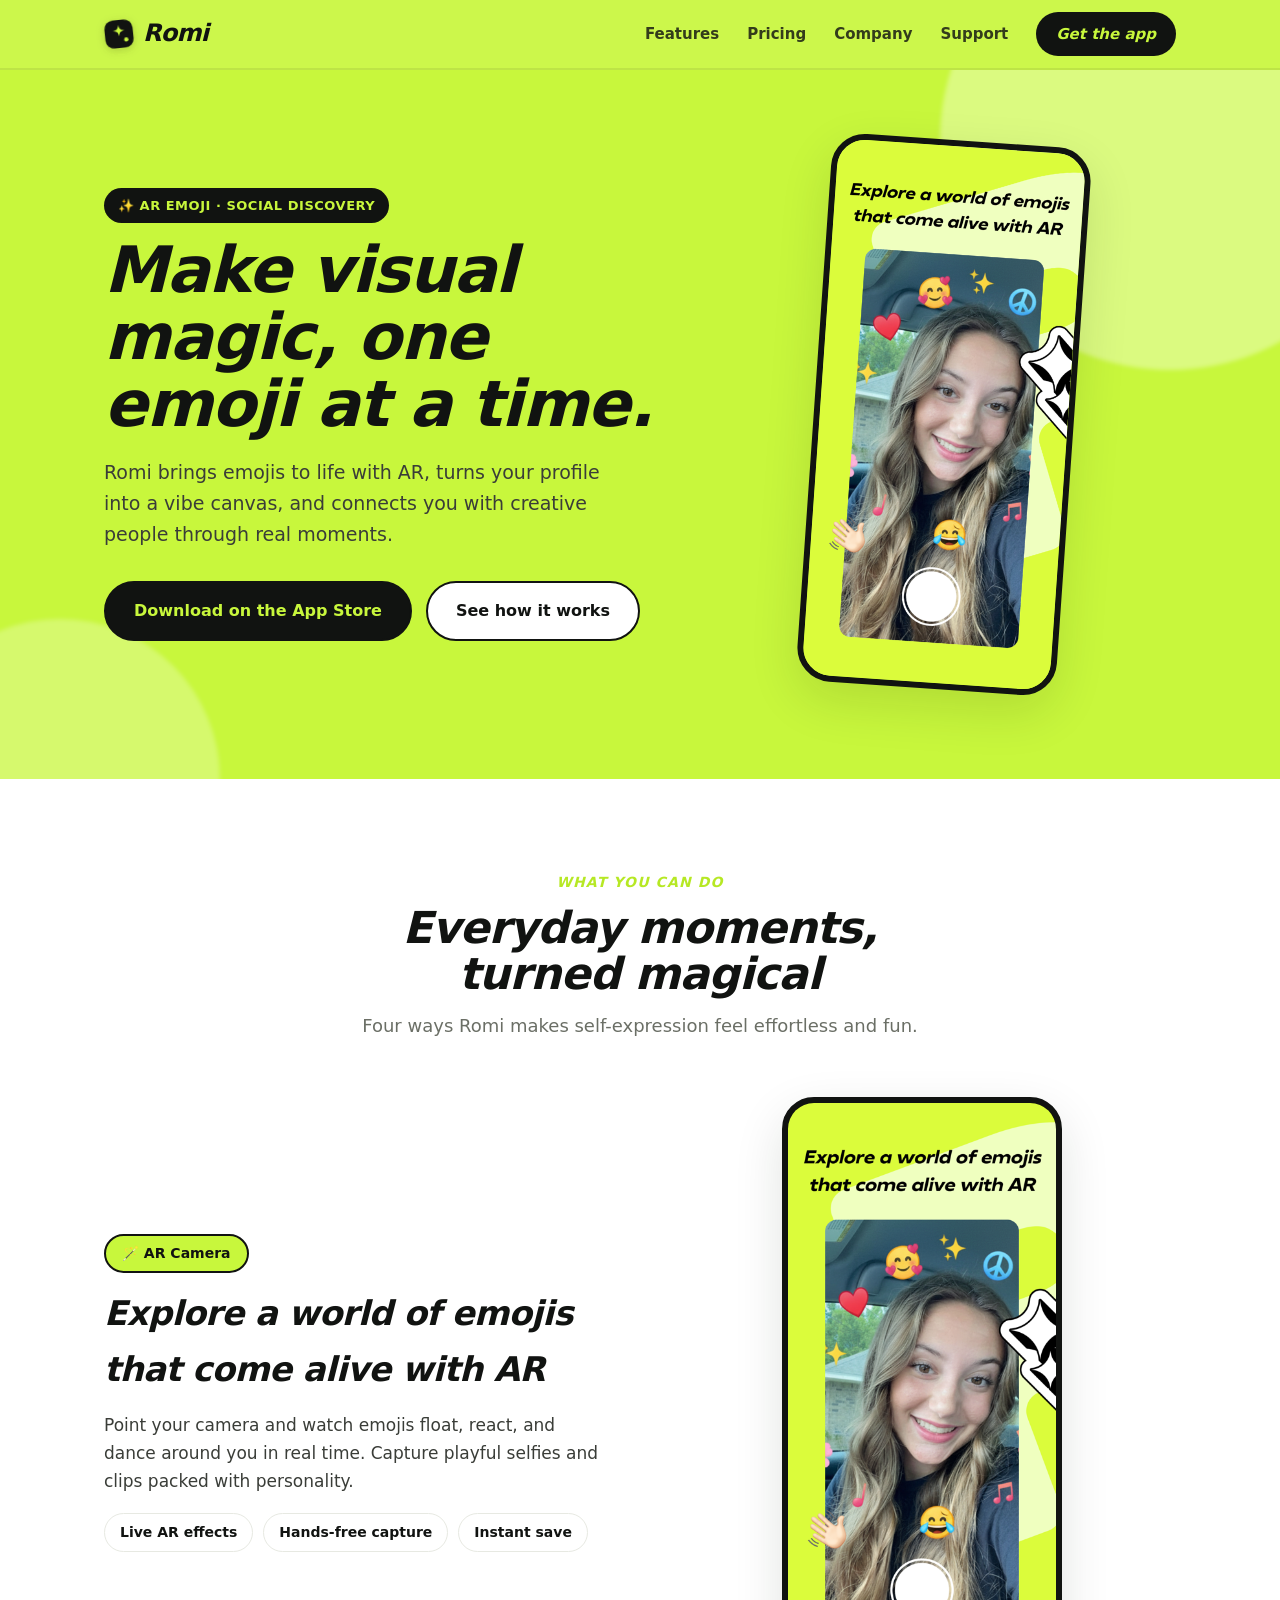
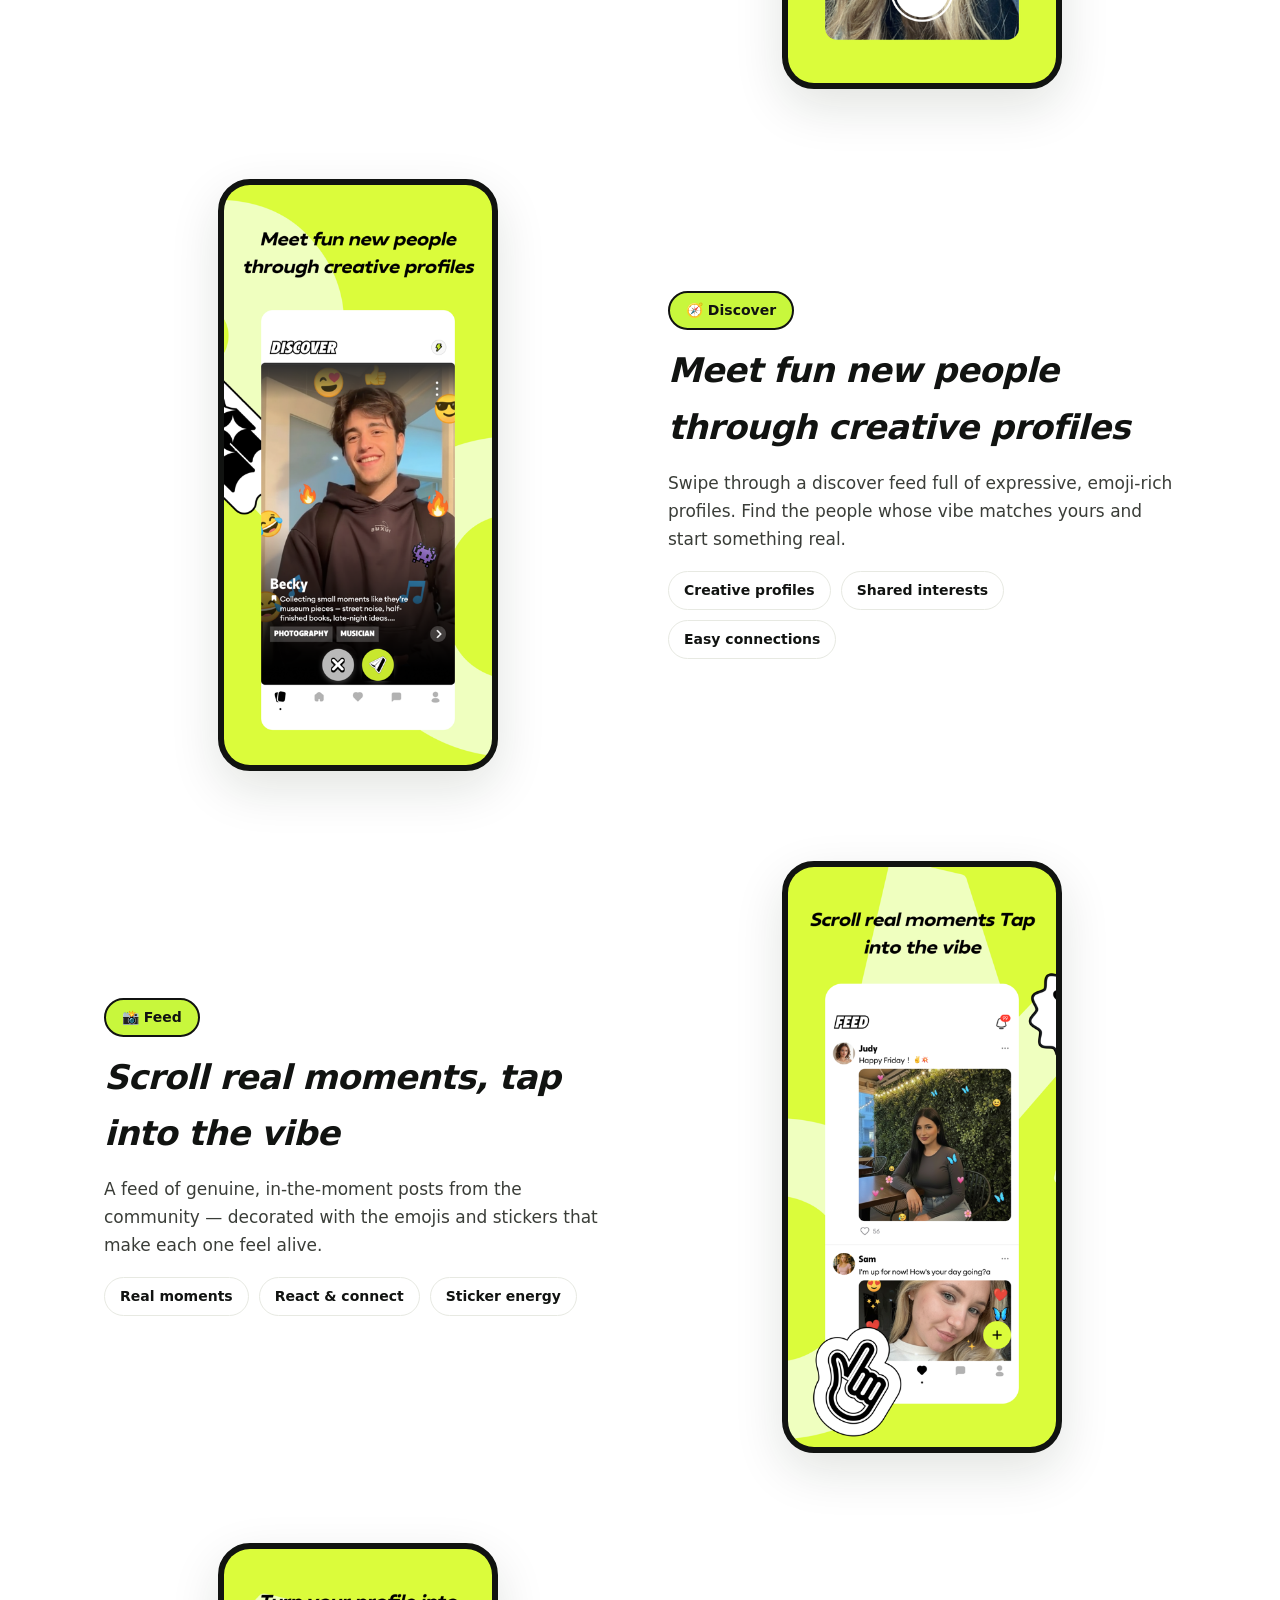
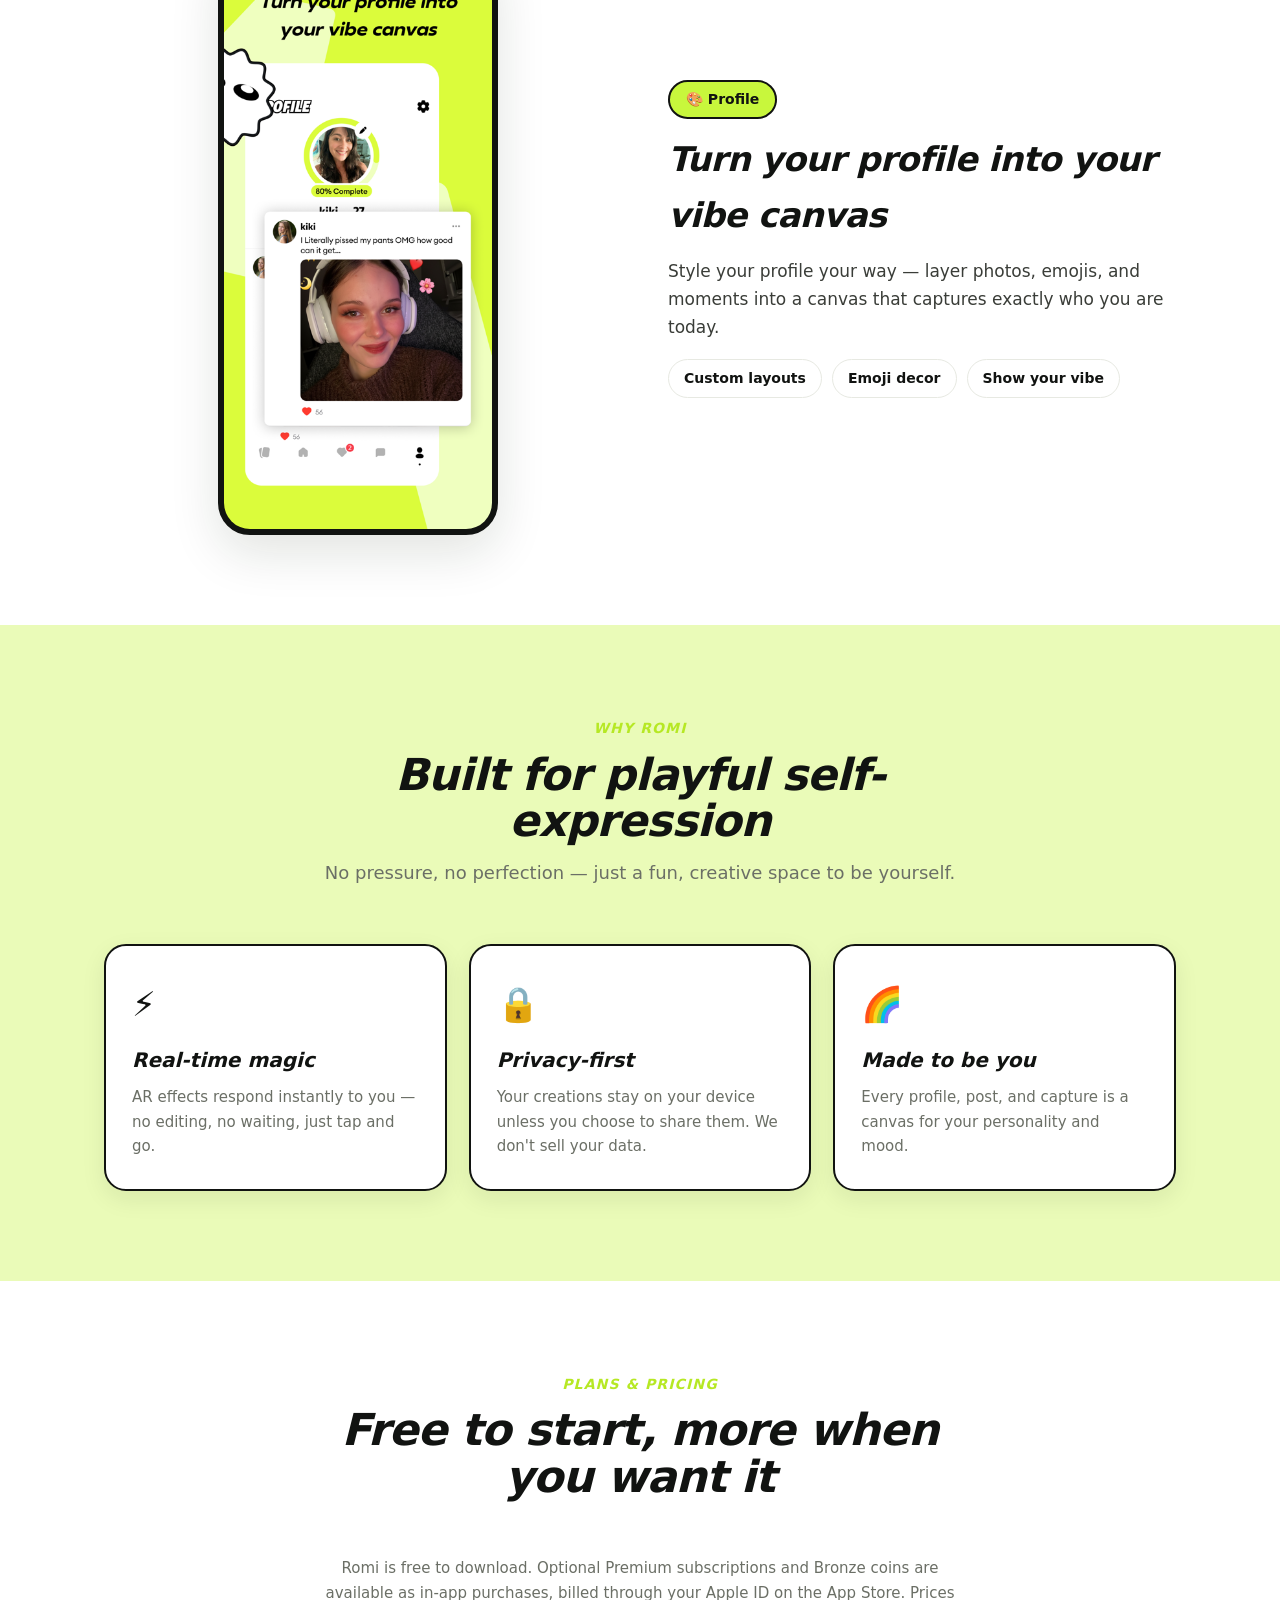
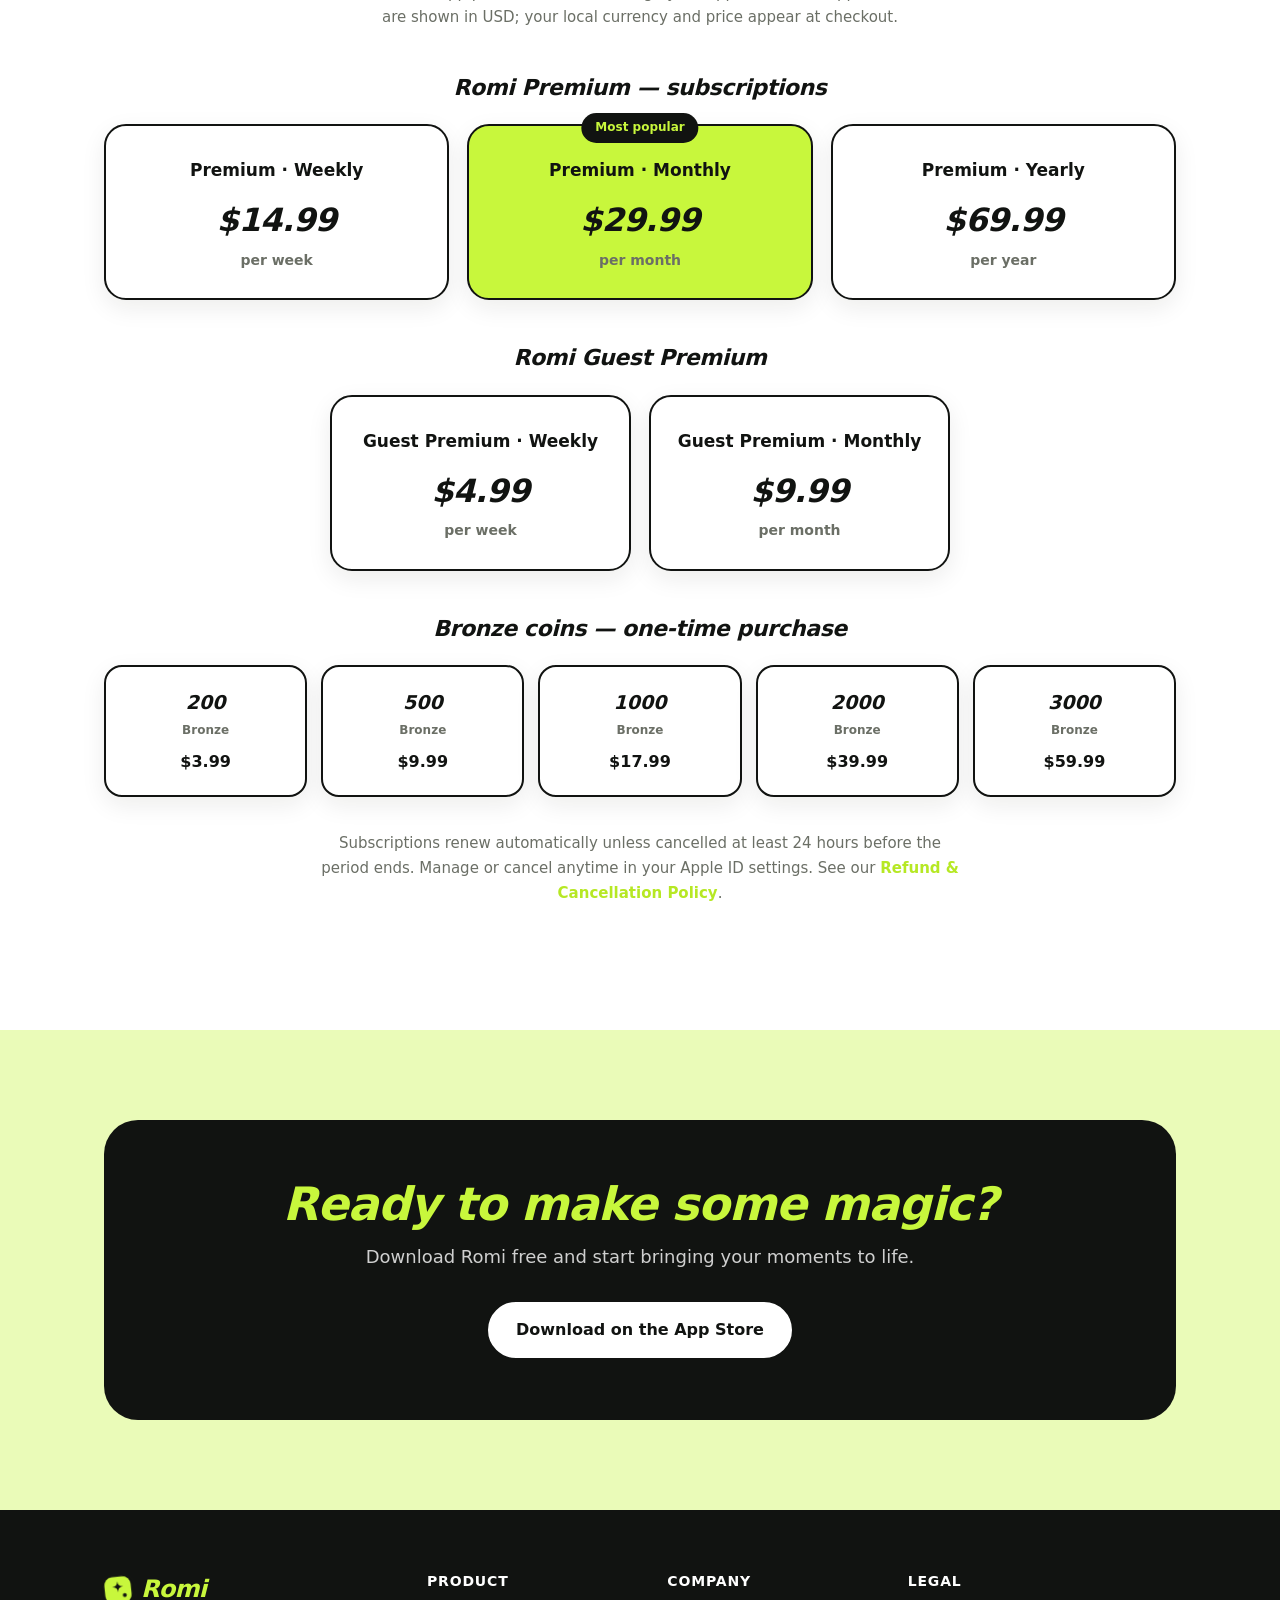
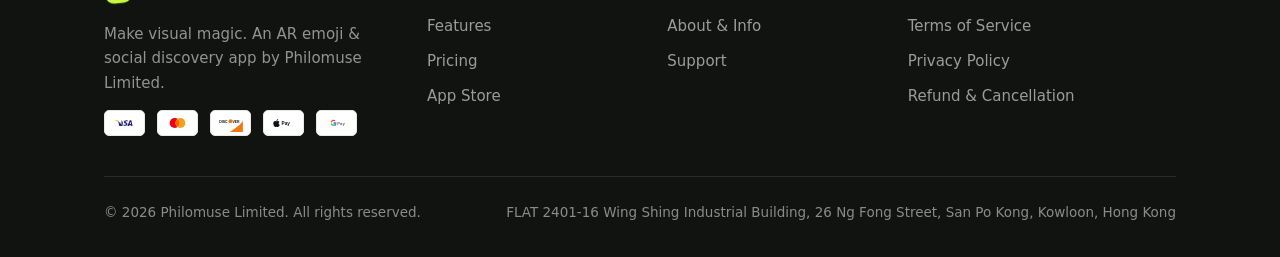
<file: index.html>
<!DOCTYPE html>
<html lang="en">
<head>
  <meta charset="UTF-8" />
  <meta name="viewport" content="width=device-width, initial-scale=1.0" />
  <title>Romi — Make Visual Magic | Philomuse Limited</title>
  <meta name="description" content="Romi turns emojis into AR magic and your profile into a vibe canvas. Explore a world of emojis that come alive, meet creative people, and scroll real moments." />
  <link rel="icon" type="image/svg+xml" href="assets/img/favicon.svg" />
  <link rel="stylesheet" href="assets/css/style.css" />
</head>
<body>
  <!-- Header -->
  <header class="site-header">
    <div class="wrap nav">
      <a class="brand" href="index.html"><span class="logo-mark"><svg width="30" height="30" viewBox="0 0 34 34" fill="none" xmlns="http://www.w3.org/2000/svg"><rect x="1" y="1" width="32" height="32" rx="10" fill="#111311"/><path d="M17 6.5c.7 4.8 1.9 6 6.7 6.7-4.8.7-6 1.9-6.7 6.7-.7-4.8-1.9-6-6.7-6.7 4.8-.7 6-1.9 6.7-6.7Z" fill="#c8f73c"/><circle cx="24.6" cy="24" r="2.4" fill="#c8f73c"/></svg></span>Romi</a>
      <button class="nav-toggle" aria-label="Menu" onclick="document.getElementById('navlinks').classList.toggle('open')">☰</button>
      <nav class="nav-links" id="navlinks">
        <a href="index.html#features">Features</a>
        <a href="index.html#pricing">Pricing</a>
        <a href="about.html">Company</a>
        <a href="support.html">Support</a>
        <a class="nav-cta" href="https://apps.apple.com/us/app/romi-make-visual-magic/id6746782904" target="_blank" rel="noopener">Get the app</a>
      </nav>
    </div>
  </header>

  <!-- Hero -->
  <section class="hero">
    <div class="wrap hero-grid">
      <div class="hero-copy">
        <span class="eyebrow">✨ AR Emoji · Social Discovery</span>
        <h1 class="display">Make visual magic, one emoji at a time.</h1>
        <p class="lead">Romi brings emojis to life with AR, turns your profile into a vibe canvas, and connects you with creative people through real moments.</p>
        <div class="hero-actions">
          <a class="btn btn-dark" href="https://apps.apple.com/us/app/romi-make-visual-magic/id6746782904" target="_blank" rel="noopener">
             Download on the App Store</a>
          <a class="btn btn-light" href="#features">See how it works</a>
        </div>
      </div>
      <div class="hero-phones">
        <img class="phone" src="assets/img/shot1.png" alt="Romi AR emoji camera" />
      </div>
    </div>
  </section>

  <!-- Feature showcase -->
  <section class="section" id="features">
    <div class="wrap">
      <div class="section-head">
        <span class="kicker">What you can do</span>
        <h2 class="display">Everyday moments, turned magical</h2>
        <p>Four ways Romi makes self-expression feel effortless and fun.</p>
      </div>

      <div class="feature-row">
        <div class="feature-media"><div class="frame"><img src="assets/img/shot1.png" alt="AR emoji camera" /></div></div>
        <div class="feature-text">
          <span class="feature-badge">🪄 AR Camera</span>
          <h3>Explore a world of emojis that come alive with AR</h3>
          <p>Point your camera and watch emojis float, react, and dance around you in real time. Capture playful selfies and clips packed with personality.</p>
          <div class="chips"><span class="chip">Live AR effects</span><span class="chip">Hands-free capture</span><span class="chip">Instant save</span></div>
        </div>
      </div>

      <div class="feature-row">
        <div class="feature-media"><div class="frame"><img src="assets/img/shot2.png" alt="Discover creative profiles" /></div></div>
        <div class="feature-text">
          <span class="feature-badge">🧭 Discover</span>
          <h3>Meet fun new people through creative profiles</h3>
          <p>Swipe through a discover feed full of expressive, emoji-rich profiles. Find the people whose vibe matches yours and start something real.</p>
          <div class="chips"><span class="chip">Creative profiles</span><span class="chip">Shared interests</span><span class="chip">Easy connections</span></div>
        </div>
      </div>

      <div class="feature-row">
        <div class="feature-media"><div class="frame"><img src="assets/img/shot3.png" alt="Moments feed" /></div></div>
        <div class="feature-text">
          <span class="feature-badge">📸 Feed</span>
          <h3>Scroll real moments, tap into the vibe</h3>
          <p>A feed of genuine, in-the-moment posts from the community — decorated with the emojis and stickers that make each one feel alive.</p>
          <div class="chips"><span class="chip">Real moments</span><span class="chip">React &amp; connect</span><span class="chip">Sticker energy</span></div>
        </div>
      </div>

      <div class="feature-row">
        <div class="feature-media"><div class="frame"><img src="assets/img/shot4.png" alt="Profile customization" /></div></div>
        <div class="feature-text">
          <span class="feature-badge">🎨 Profile</span>
          <h3>Turn your profile into your vibe canvas</h3>
          <p>Style your profile your way — layer photos, emojis, and moments into a canvas that captures exactly who you are today.</p>
          <div class="chips"><span class="chip">Custom layouts</span><span class="chip">Emoji decor</span><span class="chip">Show your vibe</span></div>
        </div>
      </div>
    </div>
  </section>

  <!-- Why Romi -->
  <section class="section alt" id="why">
    <div class="wrap">
      <div class="section-head">
        <span class="kicker">Why Romi</span>
        <h2 class="display">Built for playful self-expression</h2>
        <p>No pressure, no perfection — just a fun, creative space to be yourself.</p>
      </div>
      <div class="cards">
        <div class="card"><div class="emoji">⚡️</div><h4>Real-time magic</h4><p>AR effects respond instantly to you — no editing, no waiting, just tap and go.</p></div>
        <div class="card"><div class="emoji">🔒</div><h4>Privacy-first</h4><p>Your creations stay on your device unless you choose to share them. We don't sell your data.</p></div>
        <div class="card"><div class="emoji">🌈</div><h4>Made to be you</h4><p>Every profile, post, and capture is a canvas for your personality and mood.</p></div>
      </div>
    </div>
  </section>

  <!-- Pricing -->
  <section class="section" id="pricing">
    <div class="wrap">
      <div class="section-head">
        <span class="kicker">Plans &amp; pricing</span>
        <h2 class="display">Free to start, more when you want it</h2>
      </div>
      <p class="pricing-note">Romi is free to download. Optional Premium subscriptions and Bronze coins are available as in-app purchases, billed through your Apple ID on the App Store. Prices are shown in USD; your local currency and price appear at checkout.</p>

      <h3 class="price-group-title">Romi Premium — subscriptions</h3>
      <div class="plan-grid">
        <div class="plan">
          <h4>Premium · Weekly</h4>
          <div class="price">$14.99</div>
          <div class="per">per week</div>
        </div>
        <div class="plan featured">
          <span class="tag">Most popular</span>
          <h4>Premium · Monthly</h4>
          <div class="price">$29.99</div>
          <div class="per">per month</div>
        </div>
        <div class="plan">
          <h4>Premium · Yearly</h4>
          <div class="price">$69.99</div>
          <div class="per">per year</div>
        </div>
      </div>

      <h3 class="price-group-title">Romi Guest Premium</h3>
      <div class="plan-grid" style="grid-template-columns:repeat(2,1fr);max-width:620px;margin:0 auto;">
        <div class="plan">
          <h4>Guest Premium · Weekly</h4>
          <div class="price">$4.99</div>
          <div class="per">per week</div>
        </div>
        <div class="plan">
          <h4>Guest Premium · Monthly</h4>
          <div class="price">$9.99</div>
          <div class="per">per month</div>
        </div>
      </div>

      <h3 class="price-group-title">Bronze coins — one-time purchase</h3>
      <div class="coin-grid">
        <div class="coin"><div class="amt">200<small>Bronze</small></div><div class="price">$3.99</div></div>
        <div class="coin"><div class="amt">500<small>Bronze</small></div><div class="price">$9.99</div></div>
        <div class="coin"><div class="amt">1000<small>Bronze</small></div><div class="price">$17.99</div></div>
        <div class="coin"><div class="amt">2000<small>Bronze</small></div><div class="price">$39.99</div></div>
        <div class="coin"><div class="amt">3000<small>Bronze</small></div><div class="price">$59.99</div></div>
      </div>

      <p class="pricing-note" style="margin-top:34px;">Subscriptions renew automatically unless cancelled at least 24 hours before the period ends. Manage or cancel anytime in your Apple ID settings. See our <a href="refund.html" style="color:var(--lime-deep);font-weight:600;">Refund &amp; Cancellation Policy</a>.</p>
    </div>
  </section>

  <!-- CTA -->
  <section class="section alt">
    <div class="wrap">
      <div class="cta-band">
        <h2 class="display">Ready to make some magic?</h2>
        <p>Download Romi free and start bringing your moments to life.</p>
        <a class="btn btn-light" href="https://apps.apple.com/us/app/romi-make-visual-magic/id6746782904" target="_blank" rel="noopener"> Download on the App Store</a>
      </div>
    </div>
  </section>

  <!-- Footer -->
  <footer class="site-footer" id="site-footer"></footer>
  <script src="assets/js/footer.js"></script>
</body>
</html>
</file>
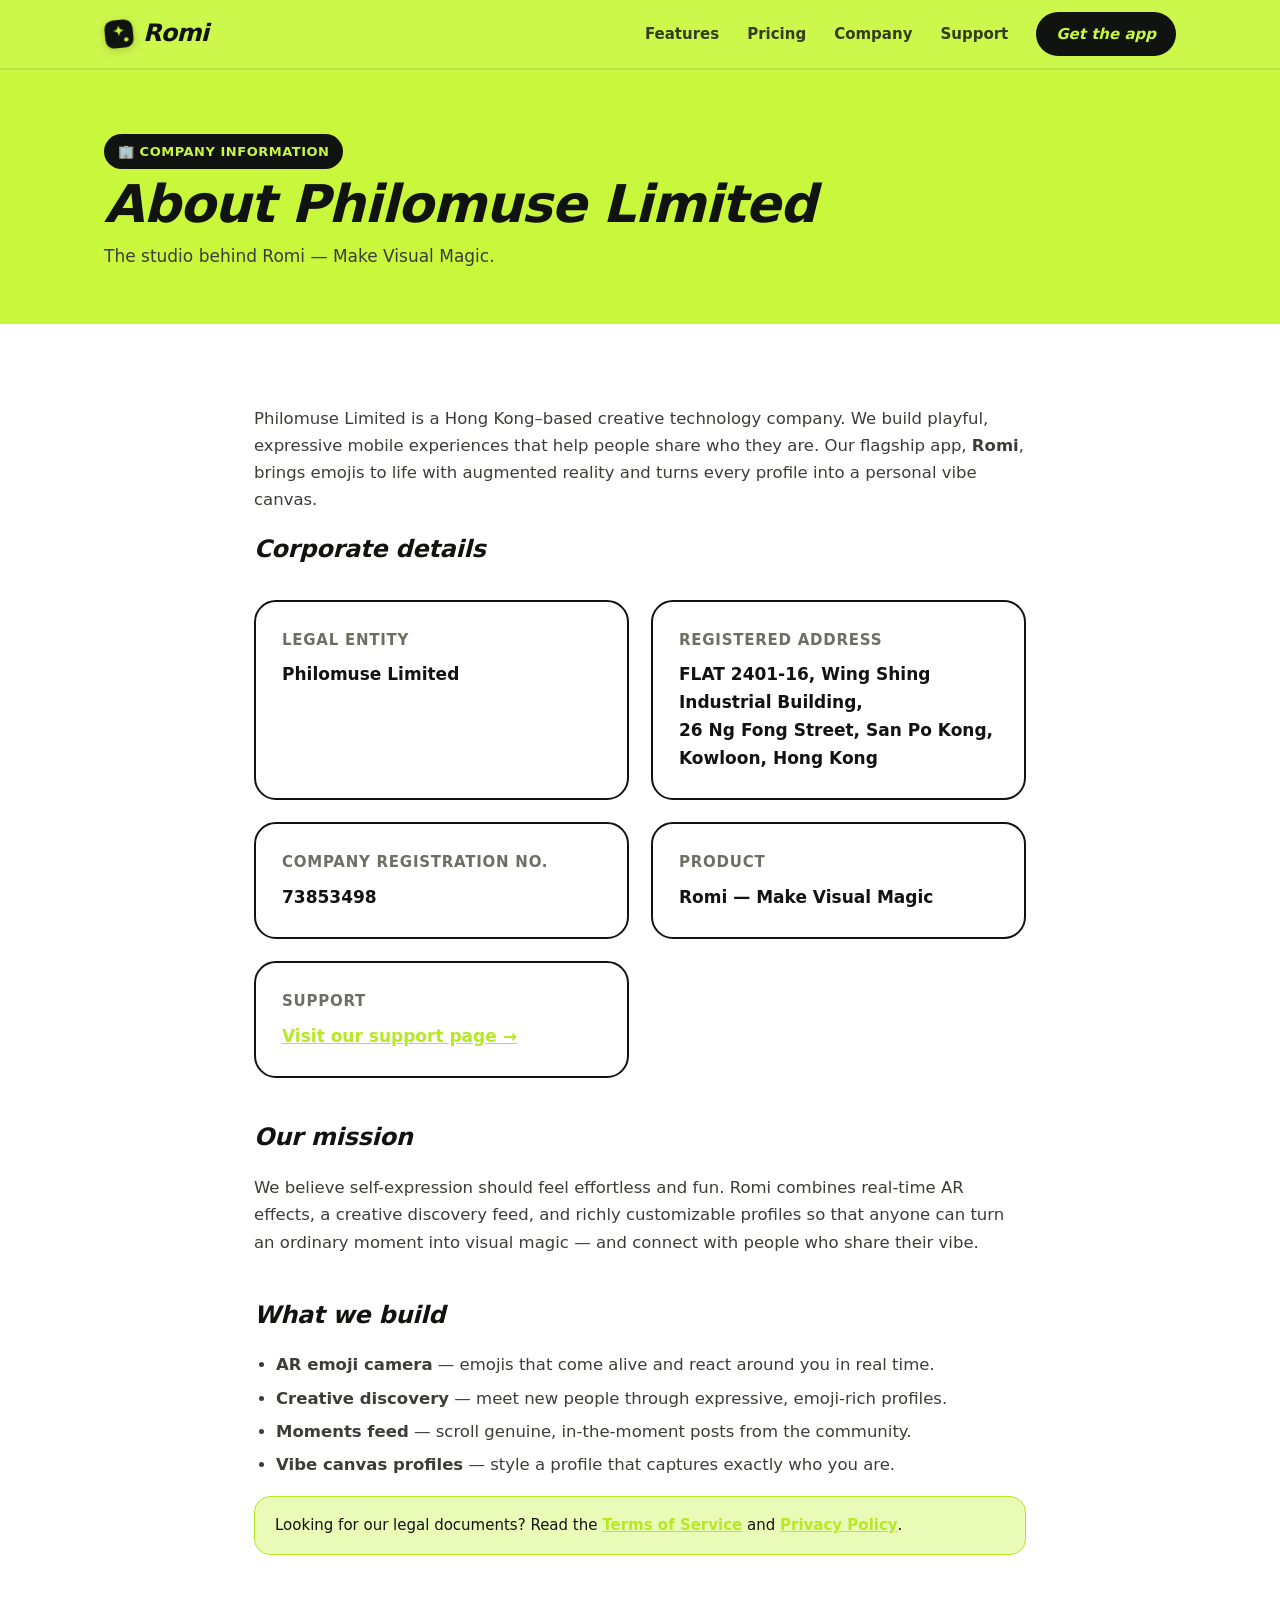
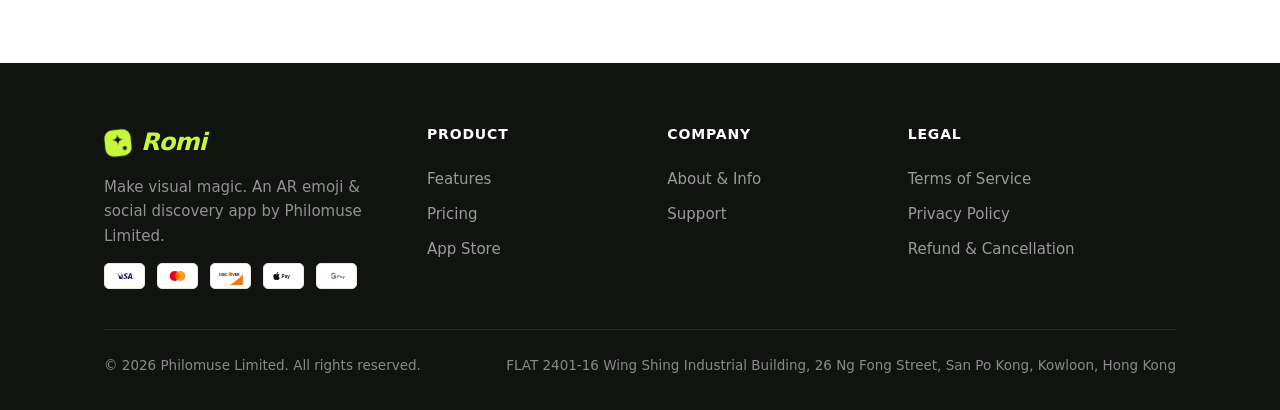
<file: about.html>
<!DOCTYPE html>
<html lang="en">
<head>
  <meta charset="UTF-8" />
  <meta name="viewport" content="width=device-width, initial-scale=1.0" />
  <title>Company &amp; Info — Philomuse Limited | Romi</title>
  <meta name="description" content="Company information for Philomuse Limited, the studio behind Romi — an AR emoji and social discovery app." />
  <link rel="icon" type="image/svg+xml" href="assets/img/favicon.svg" />
  <link rel="stylesheet" href="assets/css/style.css" />
</head>
<body>
  <header class="site-header">
    <div class="wrap nav">
      <a class="brand" href="index.html"><span class="logo-mark"><svg width="30" height="30" viewBox="0 0 34 34" fill="none" xmlns="http://www.w3.org/2000/svg"><rect x="1" y="1" width="32" height="32" rx="10" fill="#111311"/><path d="M17 6.5c.7 4.8 1.9 6 6.7 6.7-4.8.7-6 1.9-6.7 6.7-.7-4.8-1.9-6-6.7-6.7 4.8-.7 6-1.9 6.7-6.7Z" fill="#c8f73c"/><circle cx="24.6" cy="24" r="2.4" fill="#c8f73c"/></svg></span>Romi</a>
      <button class="nav-toggle" aria-label="Menu" onclick="document.getElementById('navlinks').classList.toggle('open')">☰</button>
      <nav class="nav-links" id="navlinks">
        <a href="index.html#features">Features</a>
        <a href="index.html#pricing">Pricing</a>
        <a href="about.html">Company</a>
        <a href="support.html">Support</a>
        <a class="nav-cta" href="https://apps.apple.com/us/app/romi-make-visual-magic/id6746782904" target="_blank" rel="noopener">Get the app</a>
      </nav>
    </div>
  </header>

  <section class="page-hero">
    <div class="wrap">
      <span class="eyebrow">🏢 Company Information</span>
      <h1 class="display">About Philomuse Limited</h1>
      <p>The studio behind Romi — Make Visual Magic.</p>
    </div>
  </section>

  <div class="doc">
    <p>Philomuse Limited is a Hong Kong–based creative technology company. We build playful, expressive mobile experiences that help people share who they are. Our flagship app, <strong>Romi</strong>, brings emojis to life with augmented reality and turns every profile into a personal vibe canvas.</p>

    <h2>Corporate details</h2>
    <div class="info-grid">
      <div class="info-card">
        <h4>Legal entity</h4>
        <p>Philomuse Limited</p>
      </div>
      <div class="info-card">
        <h4>Registered address</h4>
        <p>FLAT 2401-16, Wing Shing Industrial Building,<br />26 Ng Fong Street, San Po Kong,<br />Kowloon, Hong Kong</p>
      </div>
      <div class="info-card">
        <h4>Company Registration No.</h4>
        <p>73853498</p>
      </div>
      <div class="info-card">
        <h4>Product</h4>
        <p>Romi — Make Visual Magic</p>
      </div>
      <div class="info-card">
        <h4>Support</h4>
        <p><a href="support.html" style="color:var(--lime-deep)">Visit our support page →</a></p>
      </div>
    </div>

    <h2>Our mission</h2>
    <p>We believe self-expression should feel effortless and fun. Romi combines real-time AR effects, a creative discovery feed, and richly customizable profiles so that anyone can turn an ordinary moment into visual magic — and connect with people who share their vibe.</p>

    <h2>What we build</h2>
    <ul>
      <li><strong>AR emoji camera</strong> — emojis that come alive and react around you in real time.</li>
      <li><strong>Creative discovery</strong> — meet new people through expressive, emoji-rich profiles.</li>
      <li><strong>Moments feed</strong> — scroll genuine, in-the-moment posts from the community.</li>
      <li><strong>Vibe canvas profiles</strong> — style a profile that captures exactly who you are.</li>
    </ul>

    <div class="note">Looking for our legal documents? Read the <a href="terms.html">Terms of Service</a> and <a href="privacy.html">Privacy Policy</a>.</div>
  </div>

  <footer class="site-footer" id="site-footer"></footer>
  <script src="assets/js/footer.js"></script>
</body>
</html>
</file>
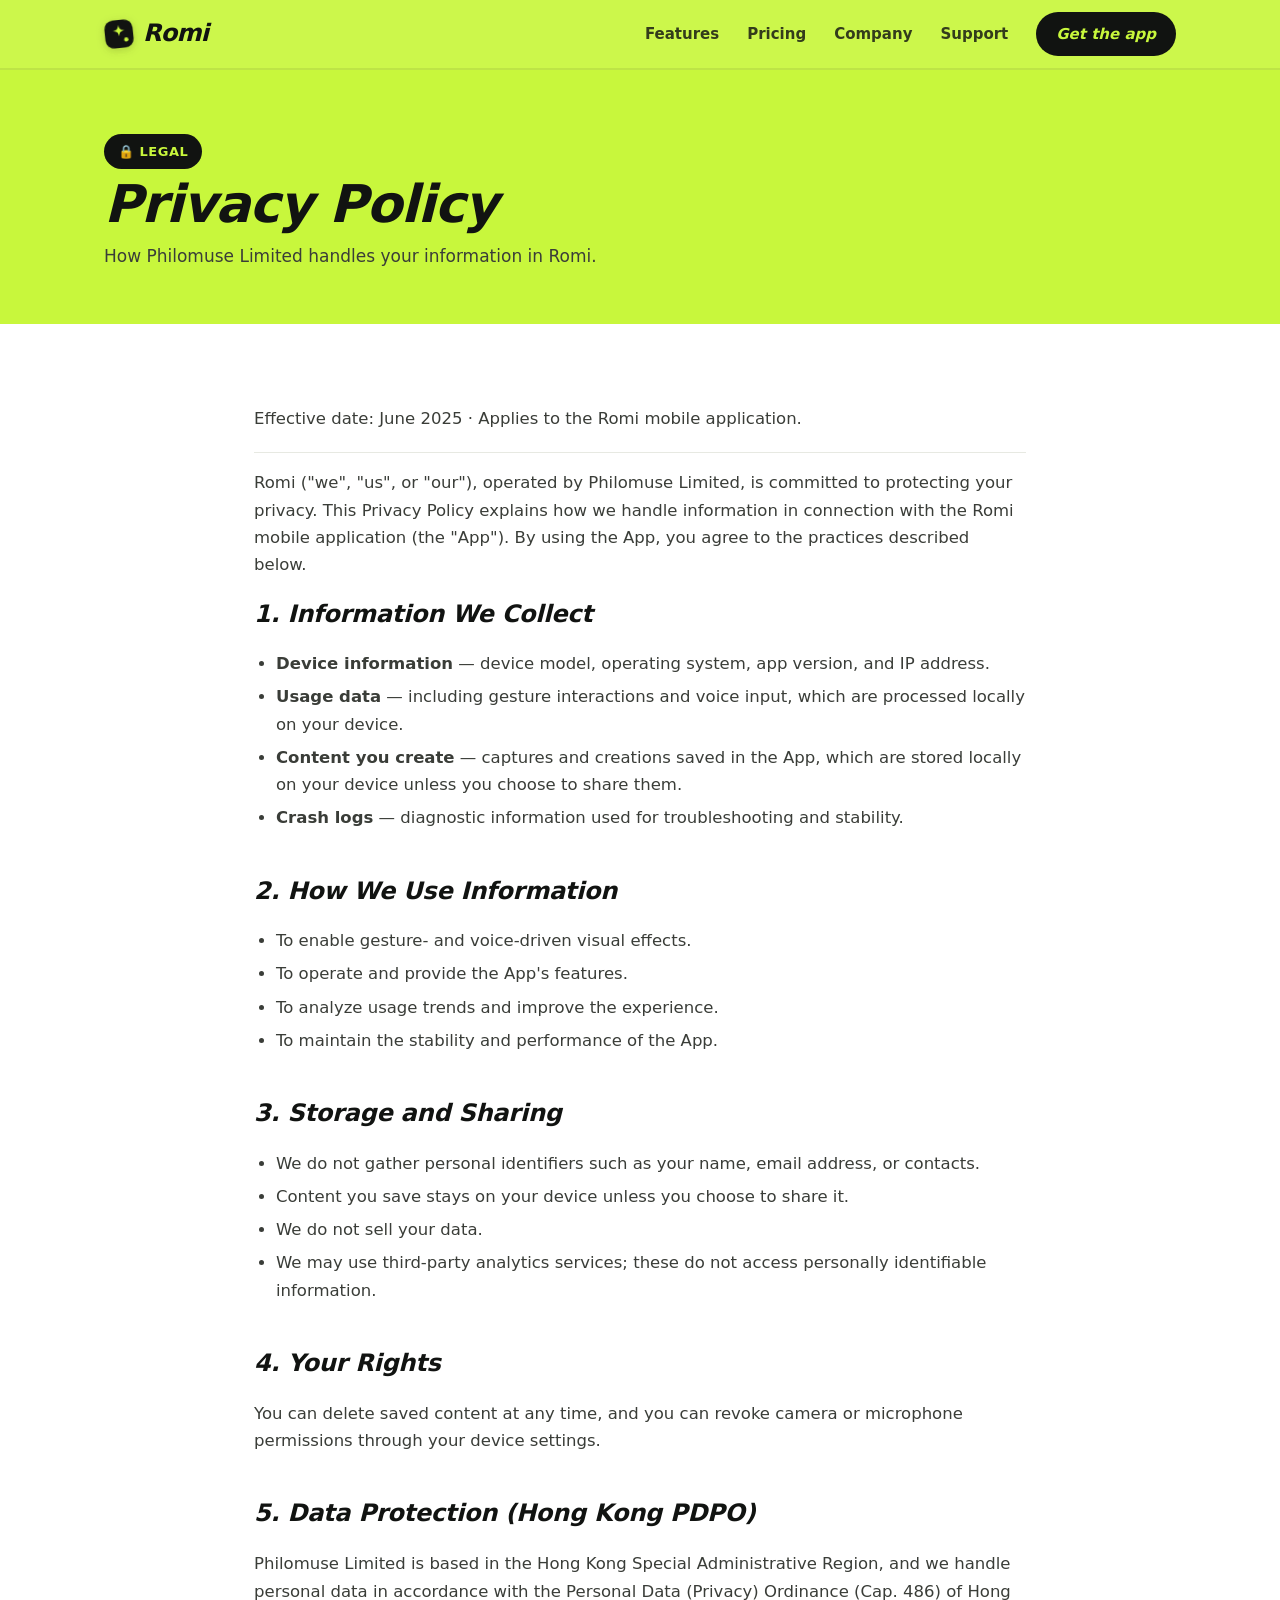
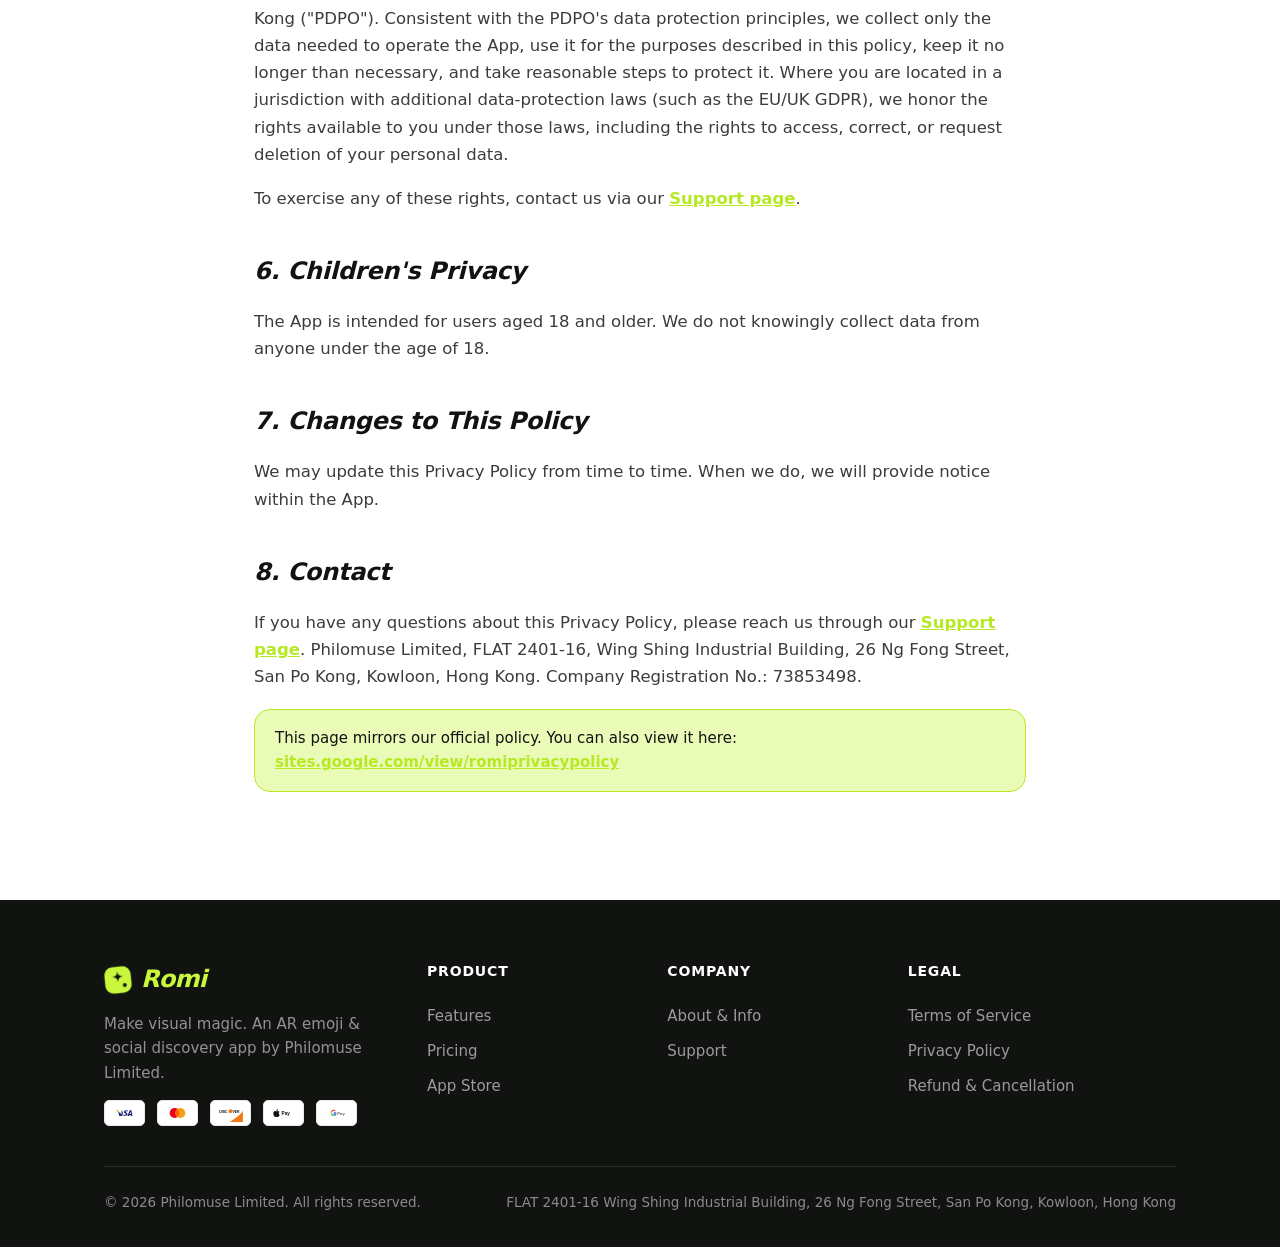
<file: privacy.html>
<!DOCTYPE html>
<html lang="en">
<head>
  <meta charset="UTF-8" />
  <meta name="viewport" content="width=device-width, initial-scale=1.0" />
  <title>Privacy Policy — Romi | Philomuse Limited</title>
  <meta name="description" content="Romi privacy policy — how Philomuse Limited handles your data." />
  <link rel="icon" type="image/svg+xml" href="assets/img/favicon.svg" />
  <link rel="stylesheet" href="assets/css/style.css" />
</head>
<body>
  <header class="site-header">
    <div class="wrap nav">
      <a class="brand" href="index.html"><span class="logo-mark"><svg width="30" height="30" viewBox="0 0 34 34" fill="none" xmlns="http://www.w3.org/2000/svg"><rect x="1" y="1" width="32" height="32" rx="10" fill="#111311"/><path d="M17 6.5c.7 4.8 1.9 6 6.7 6.7-4.8.7-6 1.9-6.7 6.7-.7-4.8-1.9-6-6.7-6.7 4.8-.7 6-1.9 6.7-6.7Z" fill="#c8f73c"/><circle cx="24.6" cy="24" r="2.4" fill="#c8f73c"/></svg></span>Romi</a>
      <button class="nav-toggle" aria-label="Menu" onclick="document.getElementById('navlinks').classList.toggle('open')">☰</button>
      <nav class="nav-links" id="navlinks">
        <a href="index.html#features">Features</a>
        <a href="index.html#pricing">Pricing</a>
        <a href="about.html">Company</a>
        <a href="support.html">Support</a>
        <a class="nav-cta" href="https://apps.apple.com/us/app/romi-make-visual-magic/id6746782904" target="_blank" rel="noopener">Get the app</a>
      </nav>
    </div>
  </header>

  <section class="page-hero">
    <div class="wrap">
      <span class="eyebrow">🔒 Legal</span>
      <h1 class="display">Privacy Policy</h1>
      <p>How Philomuse Limited handles your information in Romi.</p>
    </div>
  </section>

  <div class="doc">
    <p class="doc-meta">Effective date: June 2025 · Applies to the Romi mobile application.</p>

    <p>Romi ("we", "us", or "our"), operated by Philomuse Limited, is committed to protecting your privacy. This Privacy Policy explains how we handle information in connection with the Romi mobile application (the "App"). By using the App, you agree to the practices described below.</p>

    <h2>1. Information We Collect</h2>
    <ul>
      <li><strong>Device information</strong> — device model, operating system, app version, and IP address.</li>
      <li><strong>Usage data</strong> — including gesture interactions and voice input, which are processed locally on your device.</li>
      <li><strong>Content you create</strong> — captures and creations saved in the App, which are stored locally on your device unless you choose to share them.</li>
      <li><strong>Crash logs</strong> — diagnostic information used for troubleshooting and stability.</li>
    </ul>

    <h2>2. How We Use Information</h2>
    <ul>
      <li>To enable gesture- and voice-driven visual effects.</li>
      <li>To operate and provide the App's features.</li>
      <li>To analyze usage trends and improve the experience.</li>
      <li>To maintain the stability and performance of the App.</li>
    </ul>

    <h2>3. Storage and Sharing</h2>
    <ul>
      <li>We do not gather personal identifiers such as your name, email address, or contacts.</li>
      <li>Content you save stays on your device unless you choose to share it.</li>
      <li>We do not sell your data.</li>
      <li>We may use third-party analytics services; these do not access personally identifiable information.</li>
    </ul>

    <h2>4. Your Rights</h2>
    <p>You can delete saved content at any time, and you can revoke camera or microphone permissions through your device settings.</p>

    <h2>5. Data Protection (Hong Kong PDPO)</h2>
    <p>Philomuse Limited is based in the Hong Kong Special Administrative Region, and we handle personal data in accordance with the Personal Data (Privacy) Ordinance (Cap. 486) of Hong Kong ("PDPO"). Consistent with the PDPO's data protection principles, we collect only the data needed to operate the App, use it for the purposes described in this policy, keep it no longer than necessary, and take reasonable steps to protect it. Where you are located in a jurisdiction with additional data-protection laws (such as the EU/UK GDPR), we honor the rights available to you under those laws, including the rights to access, correct, or request deletion of your personal data.</p>
    <p>To exercise any of these rights, contact us via our <a href="support.html">Support page</a>.</p>

    <h2>6. Children's Privacy</h2>
    <p>The App is intended for users aged 18 and older. We do not knowingly collect data from anyone under the age of 18.</p>

    <h2>7. Changes to This Policy</h2>
    <p>We may update this Privacy Policy from time to time. When we do, we will provide notice within the App.</p>

    <h2>8. Contact</h2>
    <p>If you have any questions about this Privacy Policy, please reach us through our <a href="support.html">Support page</a>. Philomuse Limited, FLAT 2401-16, Wing Shing Industrial Building, 26 Ng Fong Street, San Po Kong, Kowloon, Hong Kong. Company Registration No.: 73853498.</p>

    <div class="note">This page mirrors our official policy. You can also view it here: <a href="https://sites.google.com/view/romiprivacypolicy" target="_blank" rel="noopener">sites.google.com/view/romiprivacypolicy</a></div>
  </div>

  <footer class="site-footer" id="site-footer"></footer>
  <script src="assets/js/footer.js"></script>
</body>
</html>
</file>
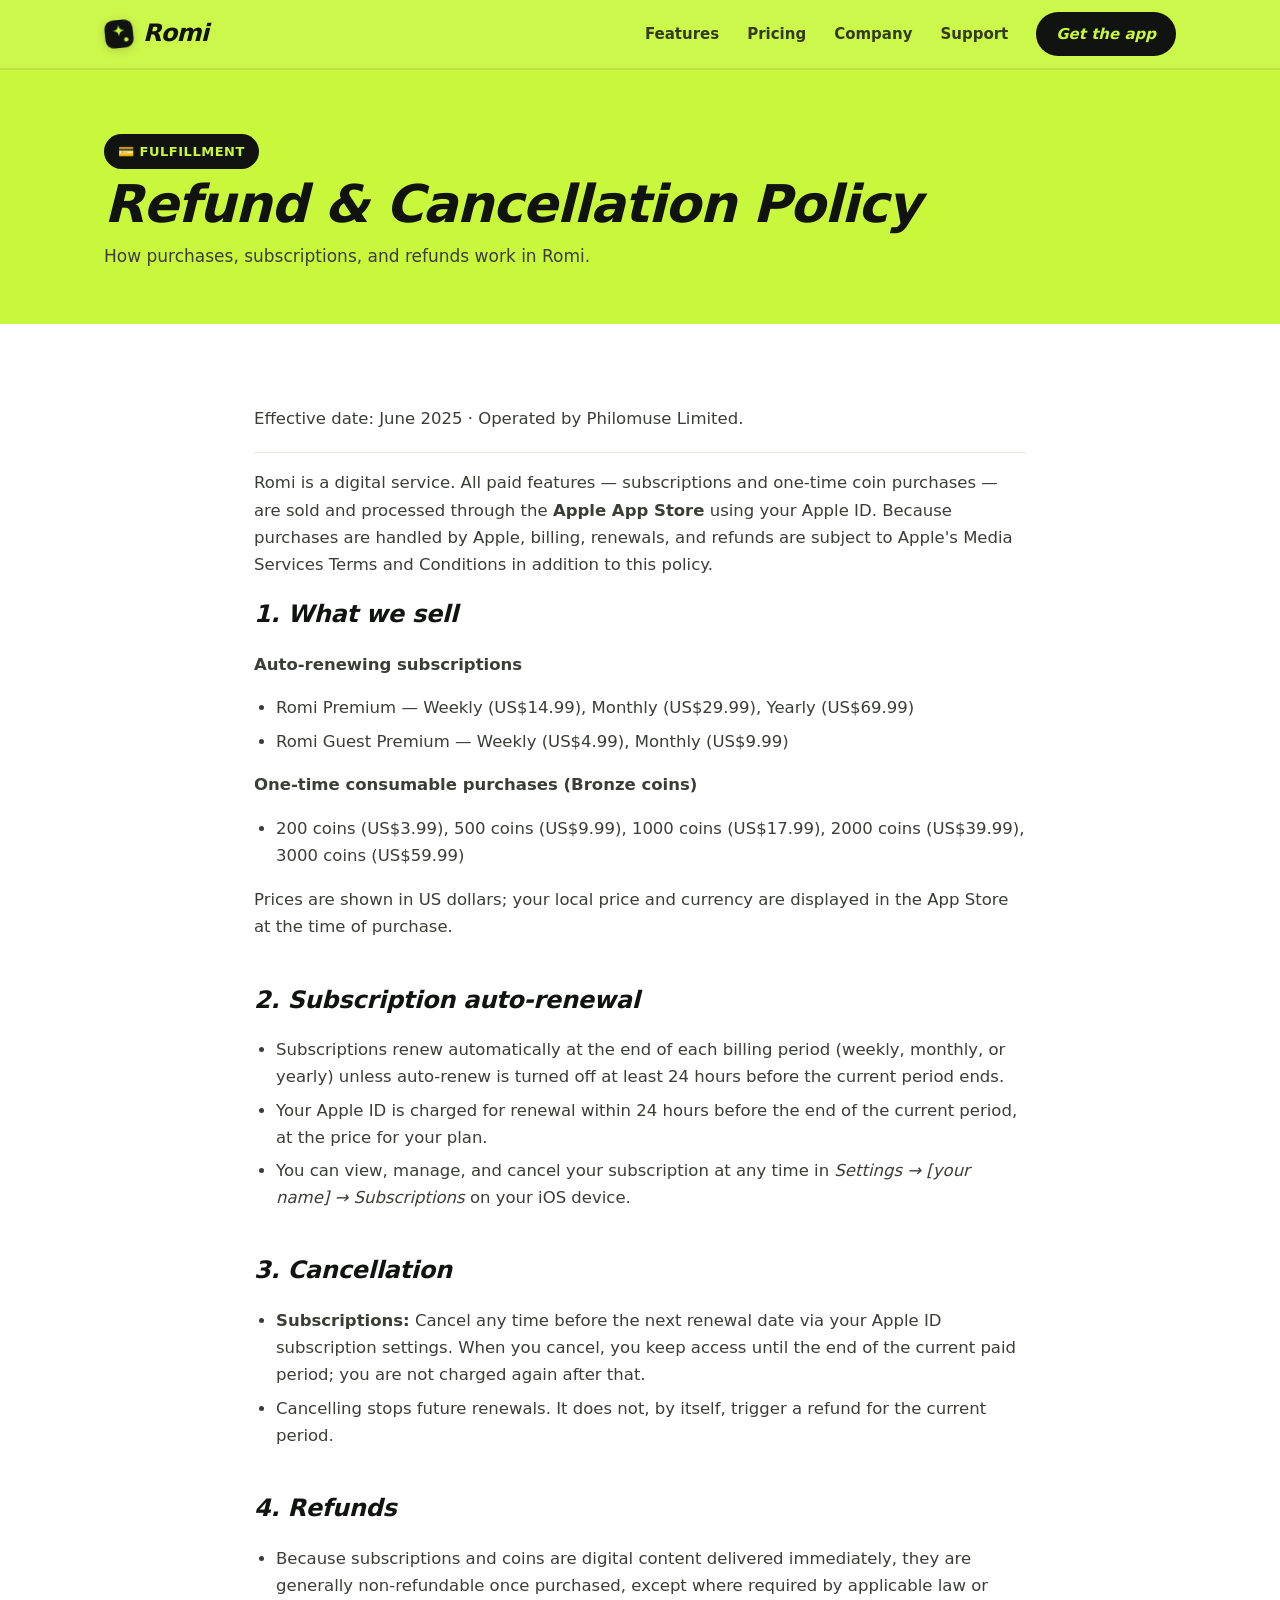
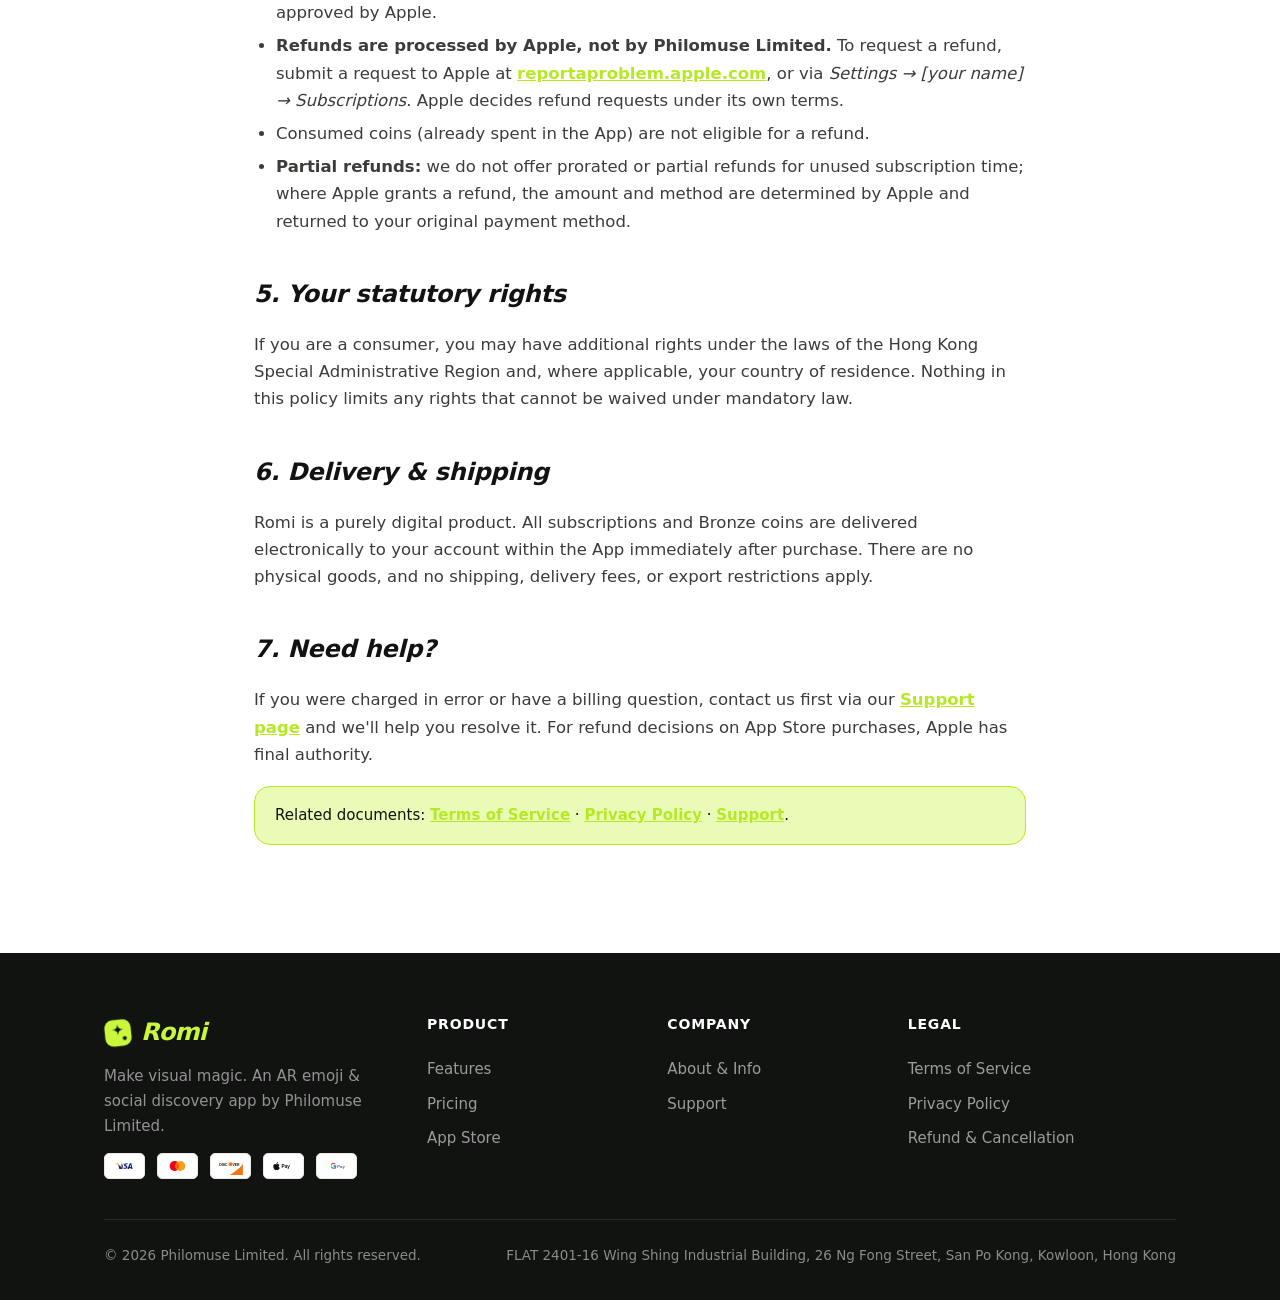
<file: refund.html>
<!DOCTYPE html>
<html lang="en">
<head>
  <meta charset="UTF-8" />
  <meta name="viewport" content="width=device-width, initial-scale=1.0" />
  <title>Refund &amp; Cancellation Policy — Romi | Philomuse Limited</title>
  <meta name="description" content="Romi refund, cancellation, and auto-renewal policy for subscriptions and in-app purchases." />
  <link rel="icon" type="image/svg+xml" href="assets/img/favicon.svg" />
  <link rel="stylesheet" href="assets/css/style.css" />
</head>
<body>
  <header class="site-header">
    <div class="wrap nav">
      <a class="brand" href="index.html"><span class="logo-mark"><svg width="30" height="30" viewBox="0 0 34 34" fill="none" xmlns="http://www.w3.org/2000/svg"><rect x="1" y="1" width="32" height="32" rx="10" fill="#111311"/><path d="M17 6.5c.7 4.8 1.9 6 6.7 6.7-4.8.7-6 1.9-6.7 6.7-.7-4.8-1.9-6-6.7-6.7 4.8-.7 6-1.9 6.7-6.7Z" fill="#c8f73c"/><circle cx="24.6" cy="24" r="2.4" fill="#c8f73c"/></svg></span>Romi</a>
      <button class="nav-toggle" aria-label="Menu" onclick="document.getElementById('navlinks').classList.toggle('open')">☰</button>
      <nav class="nav-links" id="navlinks">
        <a href="index.html#features">Features</a>
        <a href="index.html#pricing">Pricing</a>
        <a href="about.html">Company</a>
        <a href="support.html">Support</a>
        <a class="nav-cta" href="https://apps.apple.com/us/app/romi-make-visual-magic/id6746782904" target="_blank" rel="noopener">Get the app</a>
      </nav>
    </div>
  </header>

  <section class="page-hero">
    <div class="wrap">
      <span class="eyebrow">💳 Fulfillment</span>
      <h1 class="display">Refund &amp; Cancellation Policy</h1>
      <p>How purchases, subscriptions, and refunds work in Romi.</p>
    </div>
  </section>

  <div class="doc">
    <p class="doc-meta">Effective date: June 2025 · Operated by Philomuse Limited.</p>

    <p>Romi is a digital service. All paid features — subscriptions and one-time coin purchases — are sold and processed through the <strong>Apple App Store</strong> using your Apple ID. Because purchases are handled by Apple, billing, renewals, and refunds are subject to Apple's Media Services Terms and Conditions in addition to this policy.</p>

    <h2>1. What we sell</h2>
    <p><strong>Auto-renewing subscriptions</strong></p>
    <ul>
      <li>Romi Premium — Weekly (US$14.99), Monthly (US$29.99), Yearly (US$69.99)</li>
      <li>Romi Guest Premium — Weekly (US$4.99), Monthly (US$9.99)</li>
    </ul>
    <p><strong>One-time consumable purchases (Bronze coins)</strong></p>
    <ul>
      <li>200 coins (US$3.99), 500 coins (US$9.99), 1000 coins (US$17.99), 2000 coins (US$39.99), 3000 coins (US$59.99)</li>
    </ul>
    <p>Prices are shown in US dollars; your local price and currency are displayed in the App Store at the time of purchase.</p>

    <h2>2. Subscription auto-renewal</h2>
    <ul>
      <li>Subscriptions renew automatically at the end of each billing period (weekly, monthly, or yearly) unless auto-renew is turned off at least 24 hours before the current period ends.</li>
      <li>Your Apple ID is charged for renewal within 24 hours before the end of the current period, at the price for your plan.</li>
      <li>You can view, manage, and cancel your subscription at any time in <em>Settings → [your name] → Subscriptions</em> on your iOS device.</li>
    </ul>

    <h2>3. Cancellation</h2>
    <ul>
      <li><strong>Subscriptions:</strong> Cancel any time before the next renewal date via your Apple ID subscription settings. When you cancel, you keep access until the end of the current paid period; you are not charged again after that.</li>
      <li>Cancelling stops future renewals. It does not, by itself, trigger a refund for the current period.</li>
    </ul>

    <h2>4. Refunds</h2>
    <ul>
      <li>Because subscriptions and coins are digital content delivered immediately, they are generally non-refundable once purchased, except where required by applicable law or approved by Apple.</li>
      <li><strong>Refunds are processed by Apple, not by Philomuse Limited.</strong> To request a refund, submit a request to Apple at <a href="https://reportaproblem.apple.com" target="_blank" rel="noopener">reportaproblem.apple.com</a>, or via <em>Settings → [your name] → Subscriptions</em>. Apple decides refund requests under its own terms.</li>
      <li>Consumed coins (already spent in the App) are not eligible for a refund.</li>
      <li><strong>Partial refunds:</strong> we do not offer prorated or partial refunds for unused subscription time; where Apple grants a refund, the amount and method are determined by Apple and returned to your original payment method.</li>
    </ul>

    <h2>5. Your statutory rights</h2>
    <p>If you are a consumer, you may have additional rights under the laws of the Hong Kong Special Administrative Region and, where applicable, your country of residence. Nothing in this policy limits any rights that cannot be waived under mandatory law.</p>

    <h2>6. Delivery &amp; shipping</h2>
    <p>Romi is a purely digital product. All subscriptions and Bronze coins are delivered electronically to your account within the App immediately after purchase. There are no physical goods, and no shipping, delivery fees, or export restrictions apply.</p>

    <h2>7. Need help?</h2>
    <p>If you were charged in error or have a billing question, contact us first via our <a href="support.html">Support page</a> and we'll help you resolve it. For refund decisions on App Store purchases, Apple has final authority.</p>

    <div class="note">Related documents: <a href="terms.html">Terms of Service</a> · <a href="privacy.html">Privacy Policy</a> · <a href="support.html">Support</a>.</div>
  </div>

  <footer class="site-footer" id="site-footer"></footer>
  <script src="assets/js/footer.js"></script>
</body>
</html>
</file>
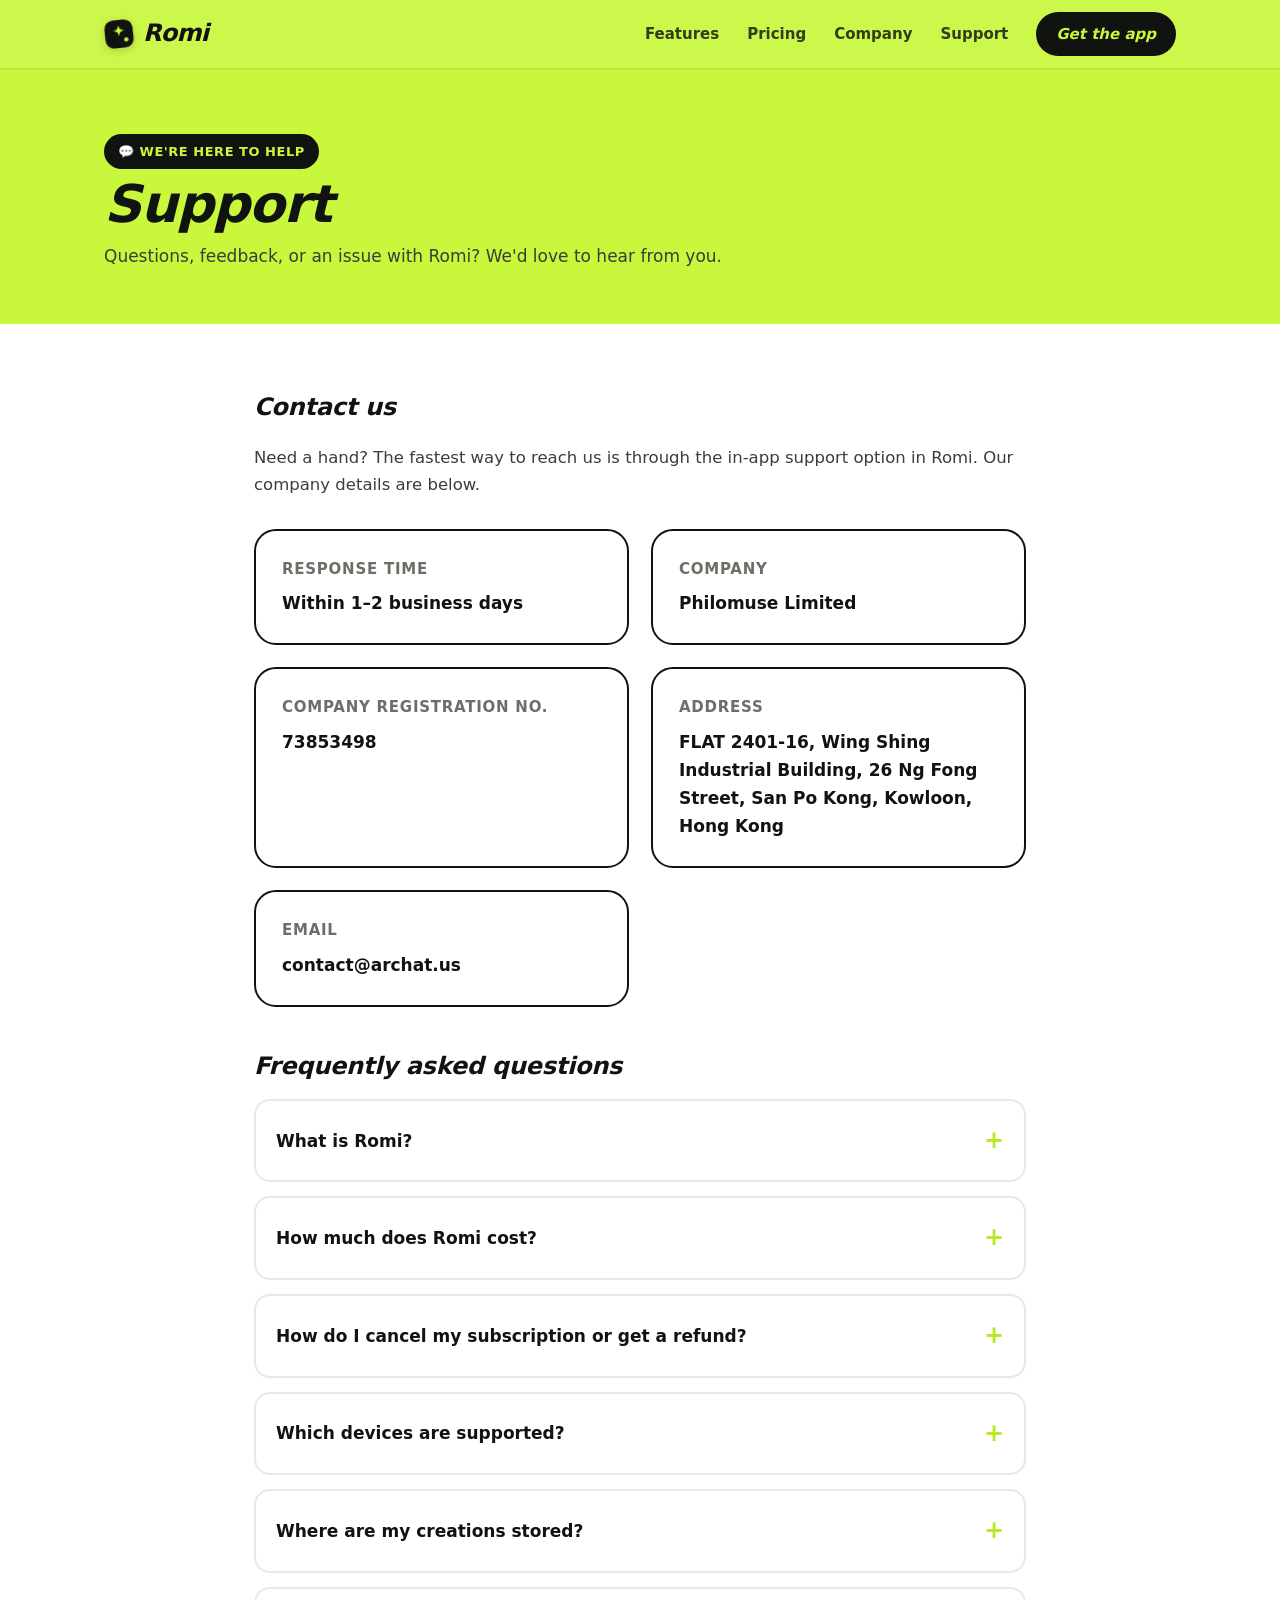
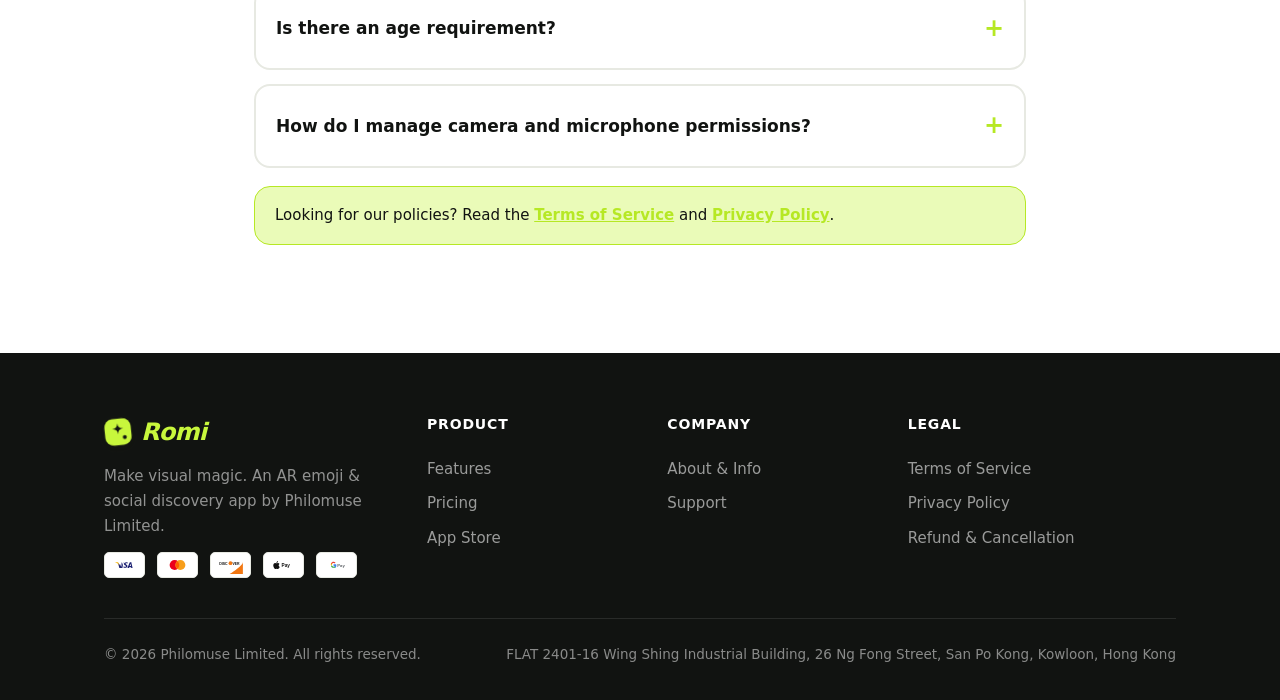
<file: support.html>
<!DOCTYPE html>
<html lang="en">
<head>
  <meta charset="UTF-8" />
  <meta name="viewport" content="width=device-width, initial-scale=1.0" />
  <title>Support — Romi | Philomuse Limited</title>
  <meta name="description" content="Get help with Romi. Contact Philomuse Limited support and read frequently asked questions." />
  <link rel="icon" type="image/svg+xml" href="assets/img/favicon.svg" />
  <link rel="stylesheet" href="assets/css/style.css" />
</head>
<body>
  <header class="site-header">
    <div class="wrap nav">
      <a class="brand" href="index.html"><span class="logo-mark"><svg width="30" height="30" viewBox="0 0 34 34" fill="none" xmlns="http://www.w3.org/2000/svg"><rect x="1" y="1" width="32" height="32" rx="10" fill="#111311"/><path d="M17 6.5c.7 4.8 1.9 6 6.7 6.7-4.8.7-6 1.9-6.7 6.7-.7-4.8-1.9-6-6.7-6.7 4.8-.7 6-1.9 6.7-6.7Z" fill="#c8f73c"/><circle cx="24.6" cy="24" r="2.4" fill="#c8f73c"/></svg></span>Romi</a>
      <button class="nav-toggle" aria-label="Menu" onclick="document.getElementById('navlinks').classList.toggle('open')">☰</button>
      <nav class="nav-links" id="navlinks">
        <a href="index.html#features">Features</a>
        <a href="index.html#pricing">Pricing</a>
        <a href="about.html">Company</a>
        <a href="support.html">Support</a>
        <a class="nav-cta" href="https://apps.apple.com/us/app/romi-make-visual-magic/id6746782904" target="_blank" rel="noopener">Get the app</a>
      </nav>
    </div>
  </header>

  <section class="page-hero">
    <div class="wrap">
      <span class="eyebrow">💬 We're here to help</span>
      <h1 class="display">Support</h1>
      <p>Questions, feedback, or an issue with Romi? We'd love to hear from you.</p>
    </div>
  </section>

  <div class="doc">
    <h2>Contact us</h2>
    <p>Need a hand? The fastest way to reach us is through the in-app support option in Romi. Our company details are below.</p>
    <div class="info-grid">
      <div class="info-card">
        <h4>Response time</h4>
        <p>Within 1–2 business days</p>
      </div>
      <div class="info-card">
        <h4>Company</h4>
        <p>Philomuse Limited</p>
      </div>
      <div class="info-card">
        <h4>Company Registration No.</h4>
        <p>73853498</p>
      </div>
      <div class="info-card">
        <h4>Address</h4>
        <p>FLAT 2401-16, Wing Shing Industrial Building, 26 Ng Fong Street, San Po Kong, Kowloon, Hong Kong</p>
      </div>
      <div class="info-card">
        <h4>Email</h4>
        <p>contact@archat.us</p>
      </div>
    </div>

    <h2>Frequently asked questions</h2>
    <div class="faq">
      <details>
        <summary>What is Romi?</summary>
        <p>Romi is an AR emoji and social discovery app. It brings emojis to life with augmented reality, lets you discover creative people, and turns your profile into a personal vibe canvas.</p>
      </details>
      <details>
        <summary>How much does Romi cost?</summary>
        <p>Romi is free to download. Optional Premium subscriptions and Bronze coins are available as in-app purchases through the App Store. See the full <a href="index.html#pricing">pricing</a>.</p>
      </details>
      <details>
        <summary>How do I cancel my subscription or get a refund?</summary>
        <p>Manage or cancel subscriptions anytime in your Apple ID settings. Refunds for App Store purchases are handled by Apple. Full details are in our <a href="refund.html">Refund &amp; Cancellation Policy</a>.</p>
      </details>
      <details>
        <summary>Which devices are supported?</summary>
        <p>Romi is available for iPhone on the App Store. Make sure your device is running a recent version of iOS for the best AR experience.</p>
      </details>
      <details>
        <summary>Where are my creations stored?</summary>
        <p>Content you save stays on your device unless you choose to share it. See our <a href="privacy.html">Privacy Policy</a> for details.</p>
      </details>
      <details>
        <summary>Is there an age requirement?</summary>
        <p>Yes. Romi is intended for users aged 18 and older.</p>
      </details>
      <details>
        <summary>How do I manage camera and microphone permissions?</summary>
        <p>You can grant or revoke camera and microphone access at any time in your device's Settings. Some AR features require these permissions to work.</p>
      </details>
    </div>

    <div class="note">Looking for our policies? Read the <a href="terms.html">Terms of Service</a> and <a href="privacy.html">Privacy Policy</a>.</div>
  </div>

  <footer class="site-footer" id="site-footer"></footer>
  <script src="assets/js/footer.js"></script>
</body>
</html>
</file>
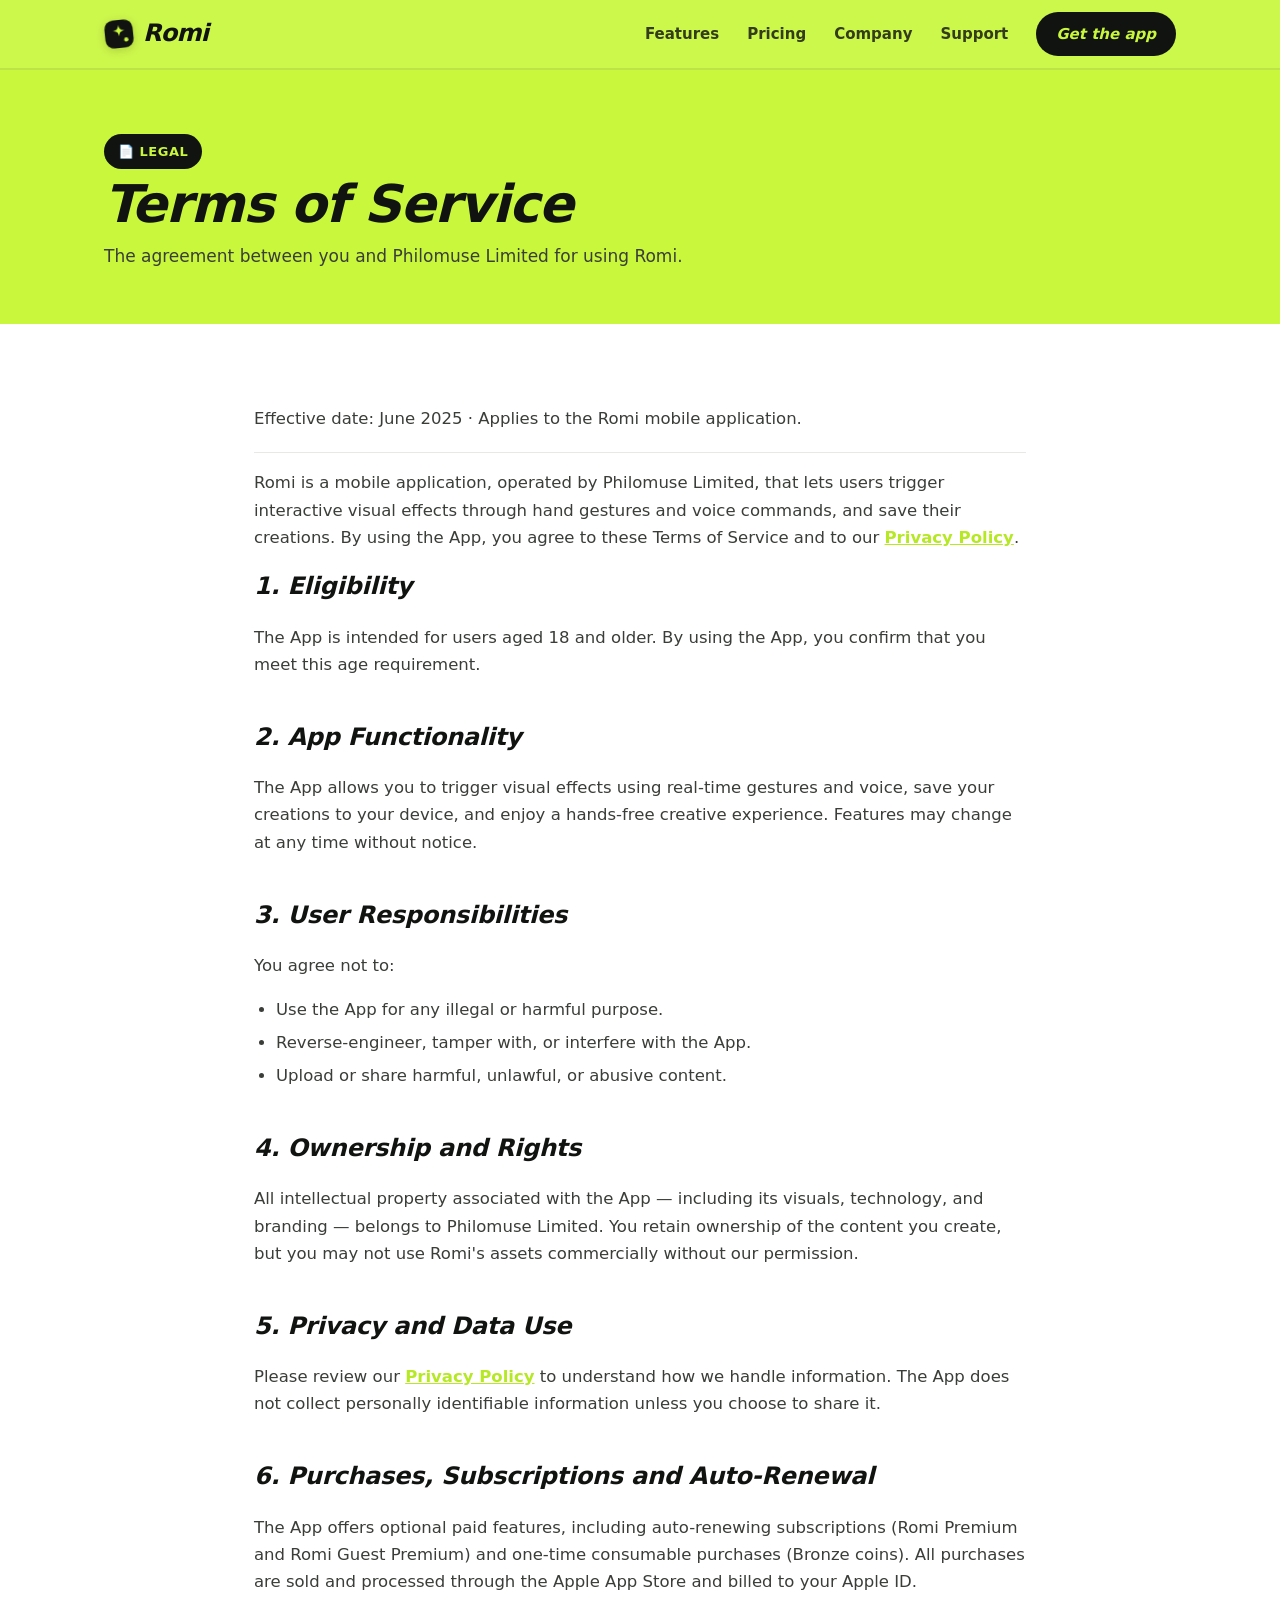
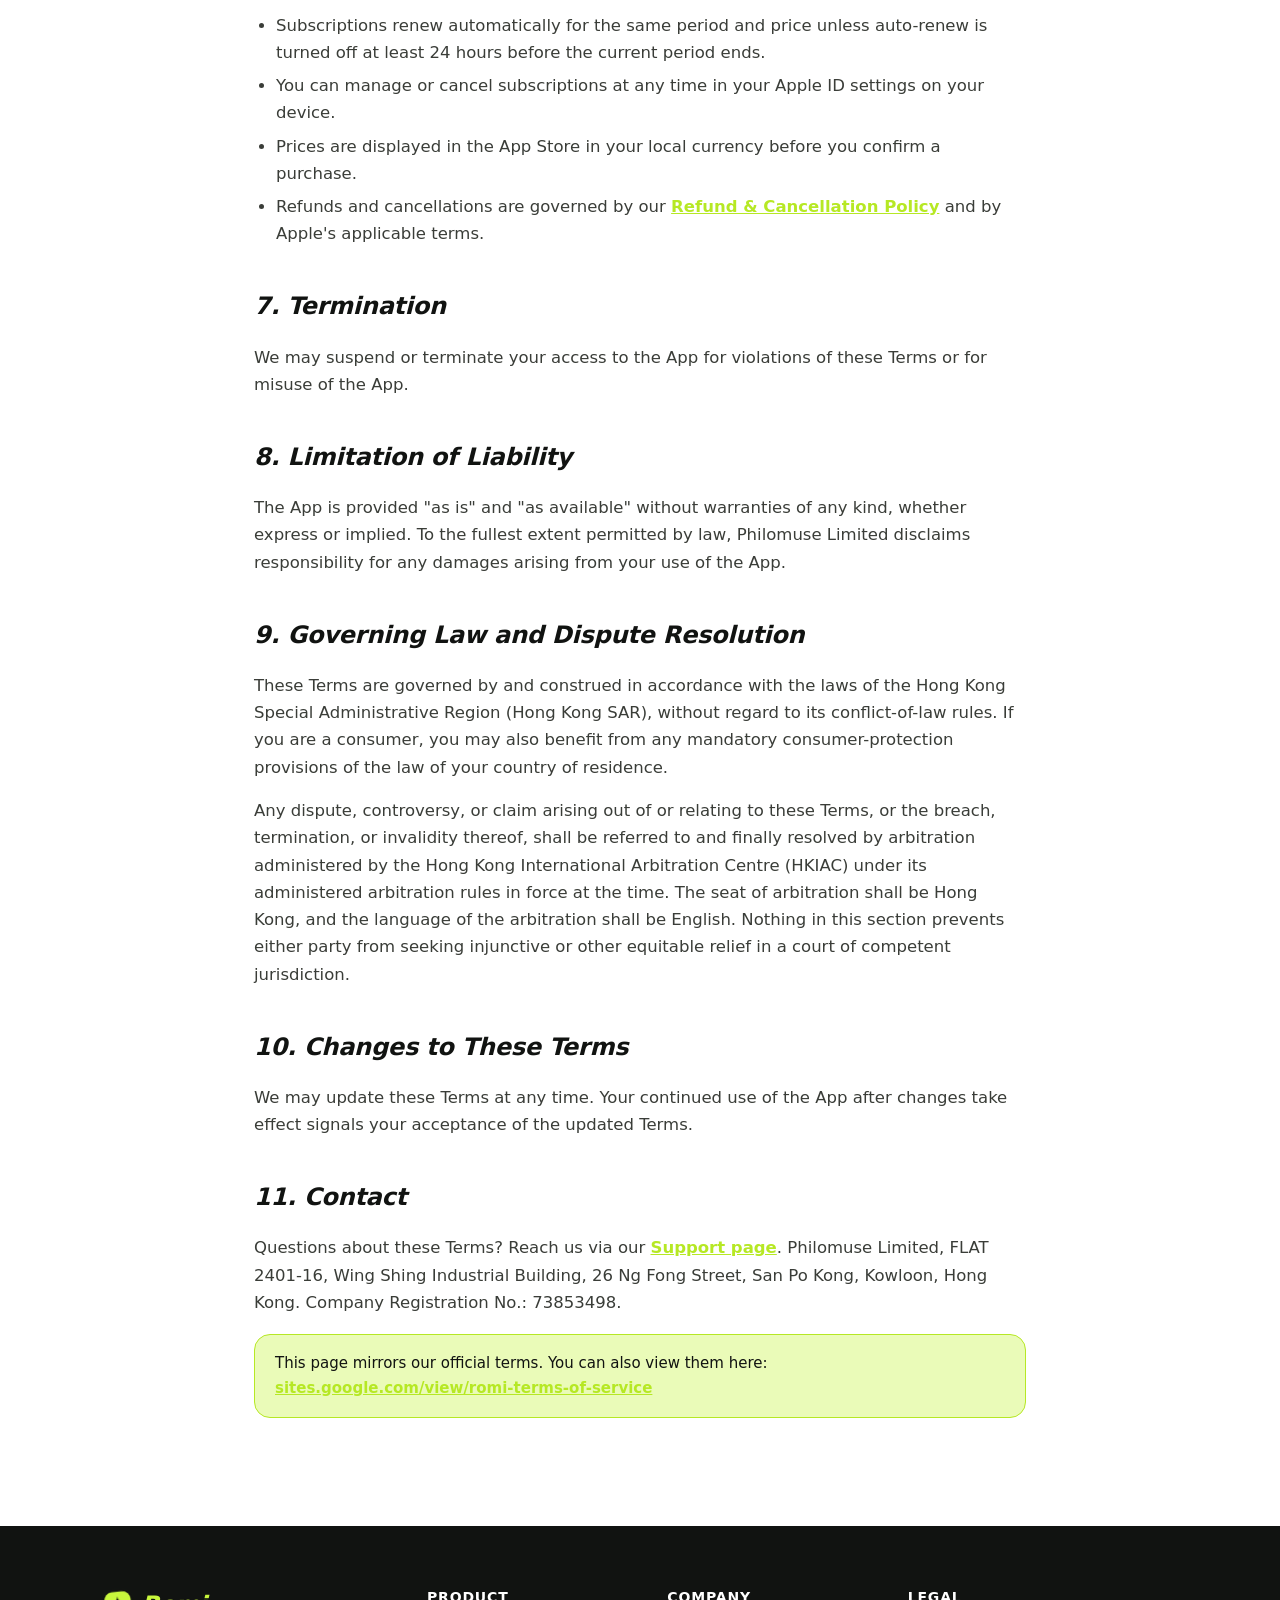
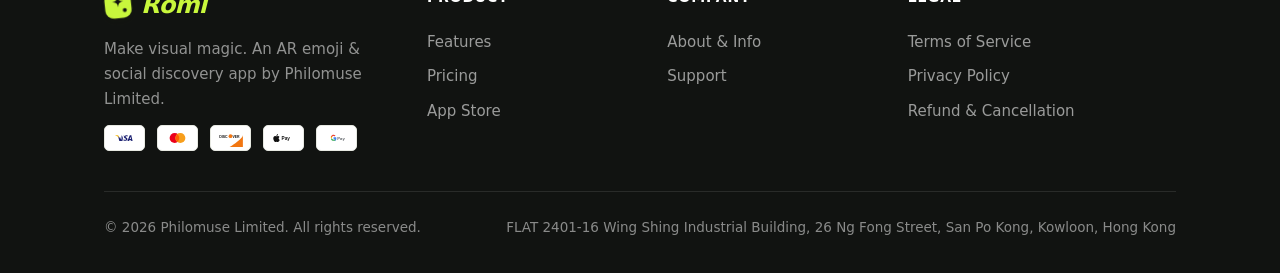
<file: terms.html>
<!DOCTYPE html>
<html lang="en">
<head>
  <meta charset="UTF-8" />
  <meta name="viewport" content="width=device-width, initial-scale=1.0" />
  <title>Terms of Service — Romi | Philomuse Limited</title>
  <meta name="description" content="Romi terms of service — the agreement between you and Philomuse Limited." />
  <link rel="icon" type="image/svg+xml" href="assets/img/favicon.svg" />
  <link rel="stylesheet" href="assets/css/style.css" />
</head>
<body>
  <header class="site-header">
    <div class="wrap nav">
      <a class="brand" href="index.html"><span class="logo-mark"><svg width="30" height="30" viewBox="0 0 34 34" fill="none" xmlns="http://www.w3.org/2000/svg"><rect x="1" y="1" width="32" height="32" rx="10" fill="#111311"/><path d="M17 6.5c.7 4.8 1.9 6 6.7 6.7-4.8.7-6 1.9-6.7 6.7-.7-4.8-1.9-6-6.7-6.7 4.8-.7 6-1.9 6.7-6.7Z" fill="#c8f73c"/><circle cx="24.6" cy="24" r="2.4" fill="#c8f73c"/></svg></span>Romi</a>
      <button class="nav-toggle" aria-label="Menu" onclick="document.getElementById('navlinks').classList.toggle('open')">☰</button>
      <nav class="nav-links" id="navlinks">
        <a href="index.html#features">Features</a>
        <a href="index.html#pricing">Pricing</a>
        <a href="about.html">Company</a>
        <a href="support.html">Support</a>
        <a class="nav-cta" href="https://apps.apple.com/us/app/romi-make-visual-magic/id6746782904" target="_blank" rel="noopener">Get the app</a>
      </nav>
    </div>
  </header>

  <section class="page-hero">
    <div class="wrap">
      <span class="eyebrow">📄 Legal</span>
      <h1 class="display">Terms of Service</h1>
      <p>The agreement between you and Philomuse Limited for using Romi.</p>
    </div>
  </section>

  <div class="doc">
    <p class="doc-meta">Effective date: June 2025 · Applies to the Romi mobile application.</p>

    <p>Romi is a mobile application, operated by Philomuse Limited, that lets users trigger interactive visual effects through hand gestures and voice commands, and save their creations. By using the App, you agree to these Terms of Service and to our <a href="privacy.html">Privacy Policy</a>.</p>

    <h2>1. Eligibility</h2>
    <p>The App is intended for users aged 18 and older. By using the App, you confirm that you meet this age requirement.</p>

    <h2>2. App Functionality</h2>
    <p>The App allows you to trigger visual effects using real-time gestures and voice, save your creations to your device, and enjoy a hands-free creative experience. Features may change at any time without notice.</p>

    <h2>3. User Responsibilities</h2>
    <p>You agree not to:</p>
    <ul>
      <li>Use the App for any illegal or harmful purpose.</li>
      <li>Reverse-engineer, tamper with, or interfere with the App.</li>
      <li>Upload or share harmful, unlawful, or abusive content.</li>
    </ul>

    <h2>4. Ownership and Rights</h2>
    <p>All intellectual property associated with the App — including its visuals, technology, and branding — belongs to Philomuse Limited. You retain ownership of the content you create, but you may not use Romi's assets commercially without our permission.</p>

    <h2>5. Privacy and Data Use</h2>
    <p>Please review our <a href="privacy.html">Privacy Policy</a> to understand how we handle information. The App does not collect personally identifiable information unless you choose to share it.</p>

    <h2>6. Purchases, Subscriptions and Auto-Renewal</h2>
    <p>The App offers optional paid features, including auto-renewing subscriptions (Romi Premium and Romi Guest Premium) and one-time consumable purchases (Bronze coins). All purchases are sold and processed through the Apple App Store and billed to your Apple ID.</p>
    <ul>
      <li>Subscriptions renew automatically for the same period and price unless auto-renew is turned off at least 24 hours before the current period ends.</li>
      <li>You can manage or cancel subscriptions at any time in your Apple ID settings on your device.</li>
      <li>Prices are displayed in the App Store in your local currency before you confirm a purchase.</li>
      <li>Refunds and cancellations are governed by our <a href="refund.html">Refund &amp; Cancellation Policy</a> and by Apple's applicable terms.</li>
    </ul>

    <h2>7. Termination</h2>
    <p>We may suspend or terminate your access to the App for violations of these Terms or for misuse of the App.</p>

    <h2>8. Limitation of Liability</h2>
    <p>The App is provided "as is" and "as available" without warranties of any kind, whether express or implied. To the fullest extent permitted by law, Philomuse Limited disclaims responsibility for any damages arising from your use of the App.</p>

    <h2>9. Governing Law and Dispute Resolution</h2>
    <p>These Terms are governed by and construed in accordance with the laws of the Hong Kong Special Administrative Region (Hong Kong SAR), without regard to its conflict-of-law rules. If you are a consumer, you may also benefit from any mandatory consumer-protection provisions of the law of your country of residence.</p>
    <p>Any dispute, controversy, or claim arising out of or relating to these Terms, or the breach, termination, or invalidity thereof, shall be referred to and finally resolved by arbitration administered by the Hong Kong International Arbitration Centre (HKIAC) under its administered arbitration rules in force at the time. The seat of arbitration shall be Hong Kong, and the language of the arbitration shall be English. Nothing in this section prevents either party from seeking injunctive or other equitable relief in a court of competent jurisdiction.</p>

    <h2>10. Changes to These Terms</h2>
    <p>We may update these Terms at any time. Your continued use of the App after changes take effect signals your acceptance of the updated Terms.</p>

    <h2>11. Contact</h2>
    <p>Questions about these Terms? Reach us via our <a href="support.html">Support page</a>. Philomuse Limited, FLAT 2401-16, Wing Shing Industrial Building, 26 Ng Fong Street, San Po Kong, Kowloon, Hong Kong. Company Registration No.: 73853498.</p>

    <div class="note">This page mirrors our official terms. You can also view them here: <a href="https://sites.google.com/view/romi-terms-of-service" target="_blank" rel="noopener">sites.google.com/view/romi-terms-of-service</a></div>
  </div>

  <footer class="site-footer" id="site-footer"></footer>
  <script src="assets/js/footer.js"></script>
</body>
</html>
</file>
<file: assets/css/style.css>
/* ===========================================================
   Romi — Philomuse Limited
   Shared styles
   =========================================================== */

:root {
  --lime: #c8f73c;
  --lime-deep: #b6e824;
  --lime-soft: #eafbb8;
  --ink: #111311;
  --ink-soft: #3a3d38;
  --muted: #6b6f66;
  --white: #ffffff;
  --card: #ffffff;
  --line: #e7e9e2;
  --radius: 22px;
  --radius-lg: 34px;
  --shadow: 0 18px 50px rgba(20, 30, 5, 0.12);
  --shadow-sm: 0 8px 24px rgba(20, 30, 5, 0.08);
  --font: "Helvetica Neue", "Segoe UI", system-ui, -apple-system, "PingFang SC",
    "Microsoft YaHei", sans-serif;
}

* {
  box-sizing: border-box;
}

html {
  scroll-behavior: smooth;
}

body {
  margin: 0;
  font-family: var(--font);
  color: var(--ink);
  background: var(--white);
  line-height: 1.65;
  -webkit-font-smoothing: antialiased;
}

a {
  color: inherit;
  text-decoration: none;
}

img {
  max-width: 100%;
  display: block;
}

.wrap {
  width: 100%;
  max-width: 1120px;
  margin: 0 auto;
  padding: 0 24px;
}

/* ---------- Display type ---------- */
.display {
  font-weight: 800;
  font-style: italic;
  letter-spacing: -0.02em;
  line-height: 1.05;
}

/* ===========================================================
   Header / nav
   =========================================================== */
.site-header {
  position: sticky;
  top: 0;
  z-index: 50;
  background: rgba(200, 247, 60, 0.92);
  backdrop-filter: saturate(140%) blur(10px);
  border-bottom: 2px solid rgba(17, 19, 17, 0.08);
}

.nav {
  display: flex;
  align-items: center;
  justify-content: space-between;
  height: 68px;
}

.brand {
  display: flex;
  align-items: center;
  gap: 9px;
  font-weight: 800;
  font-style: italic;
  font-size: 24px;
  letter-spacing: -0.03em;
}

.logo-mark {
  display: inline-flex;
  align-items: center;
  transform: rotate(-6deg);
  transition: transform 0.2s ease;
}

.brand:hover .logo-mark {
  transform: rotate(0deg) scale(1.05);
}

.logo-mark svg {
  display: block;
  filter: drop-shadow(0 2px 4px rgba(20, 30, 5, 0.18));
}

.nav-links {
  display: flex;
  align-items: center;
  gap: 28px;
  font-weight: 600;
  font-size: 15px;
}

.nav-links a {
  opacity: 0.82;
  transition: opacity 0.15s ease;
}

.nav-links a:hover {
  opacity: 1;
}

.nav-cta {
  background: var(--ink);
  color: var(--lime) !important;
  padding: 10px 20px;
  border-radius: 100px;
  opacity: 1 !important;
  font-style: italic;
}

.nav-toggle {
  display: none;
  background: none;
  border: 0;
  font-size: 26px;
  cursor: pointer;
  line-height: 1;
}

/* ===========================================================
   Buttons
   =========================================================== */
.btn {
  display: inline-flex;
  align-items: center;
  gap: 10px;
  font-weight: 700;
  font-size: 16px;
  padding: 15px 28px;
  border-radius: 100px;
  border: 2px solid var(--ink);
  transition: transform 0.15s ease, background 0.15s ease;
  cursor: pointer;
}

.btn-dark {
  background: var(--ink);
  color: var(--lime);
}

.btn-light {
  background: var(--white);
  color: var(--ink);
}

.btn:hover {
  transform: translateY(-2px);
}

/* ===========================================================
   Hero
   =========================================================== */
.hero {
  background: var(--lime);
  position: relative;
  overflow: hidden;
  padding: 70px 0 90px;
}

.hero::before,
.hero::after {
  content: "";
  position: absolute;
  border-radius: 50%;
  background: rgba(255, 255, 255, 0.35);
  filter: blur(2px);
}

.hero::before {
  width: 460px;
  height: 460px;
  top: -160px;
  right: -120px;
}

.hero::after {
  width: 320px;
  height: 320px;
  bottom: -160px;
  left: -100px;
  background: rgba(255, 255, 255, 0.25);
}

.hero-grid {
  position: relative;
  z-index: 2;
  display: grid;
  grid-template-columns: 1.1fr 0.9fr;
  gap: 40px;
  align-items: center;
}

.hero h1 {
  font-size: clamp(38px, 6vw, 64px);
  margin: 14px 0 18px;
}

.eyebrow {
  display: inline-flex;
  align-items: center;
  gap: 8px;
  background: var(--ink);
  color: var(--lime);
  font-weight: 700;
  font-size: 13px;
  letter-spacing: 0.04em;
  text-transform: uppercase;
  padding: 7px 14px;
  border-radius: 100px;
}

.hero p.lead {
  font-size: 19px;
  max-width: 520px;
  color: var(--ink-soft);
  margin: 0 0 30px;
}

.hero-actions {
  display: flex;
  gap: 14px;
  flex-wrap: wrap;
}

.hero-phones {
  position: relative;
  display: flex;
  justify-content: center;
}

.hero-phones .phone {
  width: 260px;
  border-radius: 34px;
  box-shadow: var(--shadow);
  border: 6px solid var(--ink);
  background: #000;
  transform: rotate(4deg);
}

/* ===========================================================
   Section scaffolding
   =========================================================== */
.section {
  padding: 90px 0;
}

.section.alt {
  background: var(--lime-soft);
}

.section-head {
  text-align: center;
  max-width: 640px;
  margin: 0 auto 56px;
}

.section-head h2 {
  font-size: clamp(28px, 4vw, 44px);
  margin: 10px 0 14px;
}

.section-head p {
  color: var(--muted);
  font-size: 18px;
  margin: 0;
}

.kicker {
  font-weight: 700;
  font-style: italic;
  color: var(--lime-deep);
  text-transform: uppercase;
  letter-spacing: 0.08em;
  font-size: 14px;
}

/* ===========================================================
   Feature showcase (alternating rows)
   =========================================================== */
.feature-row {
  display: grid;
  grid-template-columns: 1fr 1fr;
  gap: 56px;
  align-items: center;
  margin-bottom: 90px;
}

.feature-row:last-child {
  margin-bottom: 0;
}

.feature-row:nth-child(even) .feature-media {
  order: 2;
}

.feature-media {
  display: flex;
  justify-content: center;
}

.feature-media .frame {
  width: 280px;
  border-radius: 32px;
  overflow: hidden;
  border: 6px solid var(--ink);
  box-shadow: var(--shadow);
  background: #000;
}

.feature-text h3 {
  font-size: clamp(24px, 3.5vw, 34px);
  font-weight: 800;
  font-style: italic;
  letter-spacing: -0.02em;
  margin: 12px 0 14px;
}

.feature-text p {
  font-size: 17px;
  color: var(--ink-soft);
  margin: 0 0 18px;
}

.feature-badge {
  display: inline-flex;
  align-items: center;
  gap: 8px;
  background: var(--lime);
  border: 2px solid var(--ink);
  border-radius: 100px;
  padding: 6px 16px;
  font-weight: 700;
  font-size: 14px;
}

.chips {
  display: flex;
  flex-wrap: wrap;
  gap: 10px;
}

.chip {
  background: var(--white);
  border: 1.5px solid var(--line);
  border-radius: 100px;
  padding: 7px 15px;
  font-weight: 600;
  font-size: 14px;
}

/* ===========================================================
   Value cards
   =========================================================== */
.cards {
  display: grid;
  grid-template-columns: repeat(3, 1fr);
  gap: 22px;
}

.card {
  background: var(--card);
  border: 2px solid var(--ink);
  border-radius: var(--radius);
  padding: 30px 26px;
  box-shadow: var(--shadow-sm);
}

.card .emoji {
  font-size: 34px;
  margin-bottom: 12px;
}

.card h4 {
  font-size: 20px;
  font-weight: 800;
  font-style: italic;
  margin: 0 0 8px;
}

.card p {
  color: var(--muted);
  font-size: 15px;
  margin: 0;
}

/* ===========================================================
   CTA band
   =========================================================== */
.cta-band {
  background: var(--ink);
  color: var(--white);
  border-radius: var(--radius-lg);
  padding: 60px 40px;
  text-align: center;
  position: relative;
  overflow: hidden;
}

.cta-band h2 {
  color: var(--lime);
  font-size: clamp(28px, 4vw, 46px);
  margin: 0 0 14px;
}

.cta-band p {
  color: rgba(255, 255, 255, 0.8);
  font-size: 18px;
  margin: 0 0 28px;
}

/* ===========================================================
   Footer
   =========================================================== */
.site-footer {
  background: var(--ink);
  color: rgba(255, 255, 255, 0.72);
  padding: 60px 0 34px;
  font-size: 15px;
}

.footer-grid {
  display: grid;
  grid-template-columns: 1.4fr 1fr 1fr 1.3fr;
  gap: 34px;
  margin-bottom: 40px;
}

.footer-grid h5 {
  color: var(--white);
  font-size: 14px;
  text-transform: uppercase;
  letter-spacing: 0.06em;
  margin: 0 0 16px;
}

.footer-grid a {
  display: block;
  padding: 5px 0;
  opacity: 0.8;
}

.footer-grid a:hover {
  opacity: 1;
  color: var(--lime);
}

.footer-brand .brand {
  color: var(--lime);
  margin-bottom: 12px;
}

.footer-brand p {
  margin: 0;
  max-width: 280px;
  opacity: 0.75;
}

.footer-legal {
  border-top: 1px solid rgba(255, 255, 255, 0.15);
  padding-top: 24px;
  display: flex;
  justify-content: space-between;
  flex-wrap: wrap;
  gap: 12px;
  font-size: 13.5px;
  opacity: 0.7;
}

/* ===========================================================
   Legal / content pages
   =========================================================== */
.page-hero {
  background: var(--lime);
  padding: 64px 0 54px;
}

.page-hero h1 {
  font-size: clamp(32px, 5vw, 52px);
  margin: 8px 0 10px;
}

.page-hero p {
  color: var(--ink-soft);
  font-size: 17px;
  margin: 0;
}

.doc {
  max-width: 820px;
  margin: 0 auto;
  padding: 64px 24px 90px;
}

.doc h2 {
  font-size: 24px;
  font-weight: 800;
  font-style: italic;
  margin: 40px 0 12px;
  letter-spacing: -0.01em;
}

.doc h2:first-of-type {
  margin-top: 0;
}

.doc p,
.doc li {
  color: var(--ink-soft);
  font-size: 16.5px;
}

.doc ul {
  padding-left: 22px;
}

.doc li {
  margin-bottom: 6px;
}

.doc a {
  color: var(--lime-deep);
  font-weight: 600;
  text-decoration: underline;
}

.doc .note {
  background: var(--lime-soft);
  border: 1.5px solid var(--lime-deep);
  border-radius: 16px;
  padding: 16px 20px;
  font-size: 15px;
  color: var(--ink);
  margin: 18px 0;
}

.doc-meta {
  color: var(--muted);
  font-size: 14px;
  border-bottom: 1px solid var(--line);
  padding-bottom: 20px;
  margin-bottom: 8px;
}

/* ---------- Info / contact grid ---------- */
.info-grid {
  display: grid;
  grid-template-columns: 1fr 1fr;
  gap: 22px;
  margin: 30px 0;
}

.info-card {
  border: 2px solid var(--ink);
  border-radius: var(--radius);
  padding: 26px;
  background: var(--white);
}

.info-card h4 {
  margin: 0 0 8px;
  font-size: 15px;
  text-transform: uppercase;
  letter-spacing: 0.05em;
  color: var(--muted);
}

.info-card p {
  margin: 0;
  font-size: 17px;
  color: var(--ink);
  font-weight: 600;
}

/* ---------- FAQ ---------- */
.faq details {
  border: 2px solid var(--line);
  border-radius: 16px;
  padding: 4px 20px;
  margin-bottom: 14px;
  background: var(--white);
}

.faq summary {
  cursor: pointer;
  font-weight: 700;
  font-size: 17px;
  padding: 16px 0;
  list-style: none;
  display: flex;
  justify-content: space-between;
  align-items: center;
}

.faq summary::-webkit-details-marker {
  display: none;
}

.faq summary::after {
  content: "+";
  font-size: 24px;
  color: var(--lime-deep);
}

.faq details[open] summary::after {
  content: "–";
}

.faq details p {
  margin: 0 0 18px;
  color: var(--ink-soft);
}

/* ===========================================================
   Responsive
   =========================================================== */
@media (max-width: 860px) {
  .hero-grid,
  .feature-row,
  .cards,
  .footer-grid,
  .info-grid {
    grid-template-columns: 1fr;
  }

  .feature-row {
    gap: 30px;
    margin-bottom: 60px;
  }

  .feature-row:nth-child(even) .feature-media {
    order: 0;
  }

  .hero-phones {
    order: -1;
  }

  .cards {
    gap: 16px;
  }

  .footer-grid {
    gap: 26px;
  }

  .nav-links {
    position: fixed;
    inset: 68px 0 auto 0;
    background: var(--lime);
    flex-direction: column;
    align-items: flex-start;
    gap: 0;
    padding: 12px 24px 24px;
    border-bottom: 2px solid rgba(17, 19, 17, 0.1);
    display: none;
  }

  .nav-links.open {
    display: flex;
  }

  .nav-links a {
    padding: 12px 0;
    width: 100%;
    border-bottom: 1px solid rgba(17, 19, 17, 0.08);
  }

  .nav-cta {
    margin-top: 8px;
  }

  .nav-toggle {
    display: block;
  }
}

/* ===========================================================
   Pricing
   =========================================================== */
.pricing-note {
  text-align: center;
  color: var(--muted);
  font-size: 15px;
  margin: 0 auto 34px;
  max-width: 640px;
}

.price-group-title {
  font-weight: 800;
  font-style: italic;
  font-size: 22px;
  letter-spacing: -0.02em;
  margin: 40px 0 18px;
  text-align: center;
}

.plan-grid {
  display: grid;
  grid-template-columns: repeat(3, 1fr);
  gap: 18px;
}

.plan {
  background: var(--white);
  border: 2px solid var(--ink);
  border-radius: var(--radius);
  padding: 26px 22px;
  text-align: center;
  box-shadow: var(--shadow-sm);
  position: relative;
}

.plan.featured {
  background: var(--lime);
}

.plan .tag {
  position: absolute;
  top: -13px;
  left: 50%;
  transform: translateX(-50%);
  background: var(--ink);
  color: var(--lime);
  font-size: 12px;
  font-weight: 700;
  padding: 5px 14px;
  border-radius: 100px;
  white-space: nowrap;
}

.plan h4 {
  font-size: 17px;
  font-weight: 800;
  margin: 4px 0 10px;
}

.plan .price {
  font-size: 32px;
  font-weight: 800;
  font-style: italic;
  letter-spacing: -0.02em;
}

.plan .per {
  color: var(--muted);
  font-size: 14px;
  font-weight: 600;
  margin-top: 2px;
}

/* Coins as a simple table-like list */
.coin-grid {
  display: grid;
  grid-template-columns: repeat(5, 1fr);
  gap: 14px;
}

.coin {
  background: var(--white);
  border: 2px solid var(--ink);
  border-radius: 18px;
  padding: 20px 12px;
  text-align: center;
  box-shadow: var(--shadow-sm);
}

.coin .amt {
  font-weight: 800;
  font-style: italic;
  font-size: 19px;
}

.coin .amt small {
  display: block;
  font-size: 12px;
  font-weight: 600;
  color: var(--muted);
  font-style: normal;
  margin-top: 3px;
}

.coin .price {
  margin-top: 8px;
  font-weight: 700;
  font-size: 16px;
}

/* ===========================================================
   Payment method logos
   =========================================================== */
.pay-logos {
  display: flex;
  align-items: center;
  gap: 12px;
  flex-wrap: wrap;
}

.pay-logos.center {
  justify-content: center;
}

.pay-logos svg {
  height: 30px;
  width: auto;
  border-radius: 5px;
  background: #fff;
  border: 1px solid var(--line);
  padding: 3px 6px;
}

.footer-pay {
  margin-top: 14px;
}

.footer-pay .pay-logos svg {
  height: 26px;
}

/* ===========================================================
   TODO placeholder (info you still need to fill in)
   =========================================================== */
.todo {
  color: #b23c00;
  background: #fff3ec;
  border: 1px dashed #e07a3f;
  border-radius: 6px;
  padding: 1px 7px;
  font-size: 0.92em;
  font-weight: 700;
  font-style: normal;
  white-space: nowrap;
}

@media (max-width: 860px) {
  .plan-grid { grid-template-columns: 1fr; }
  .coin-grid { grid-template-columns: repeat(2, 1fr); }
}
</file>
